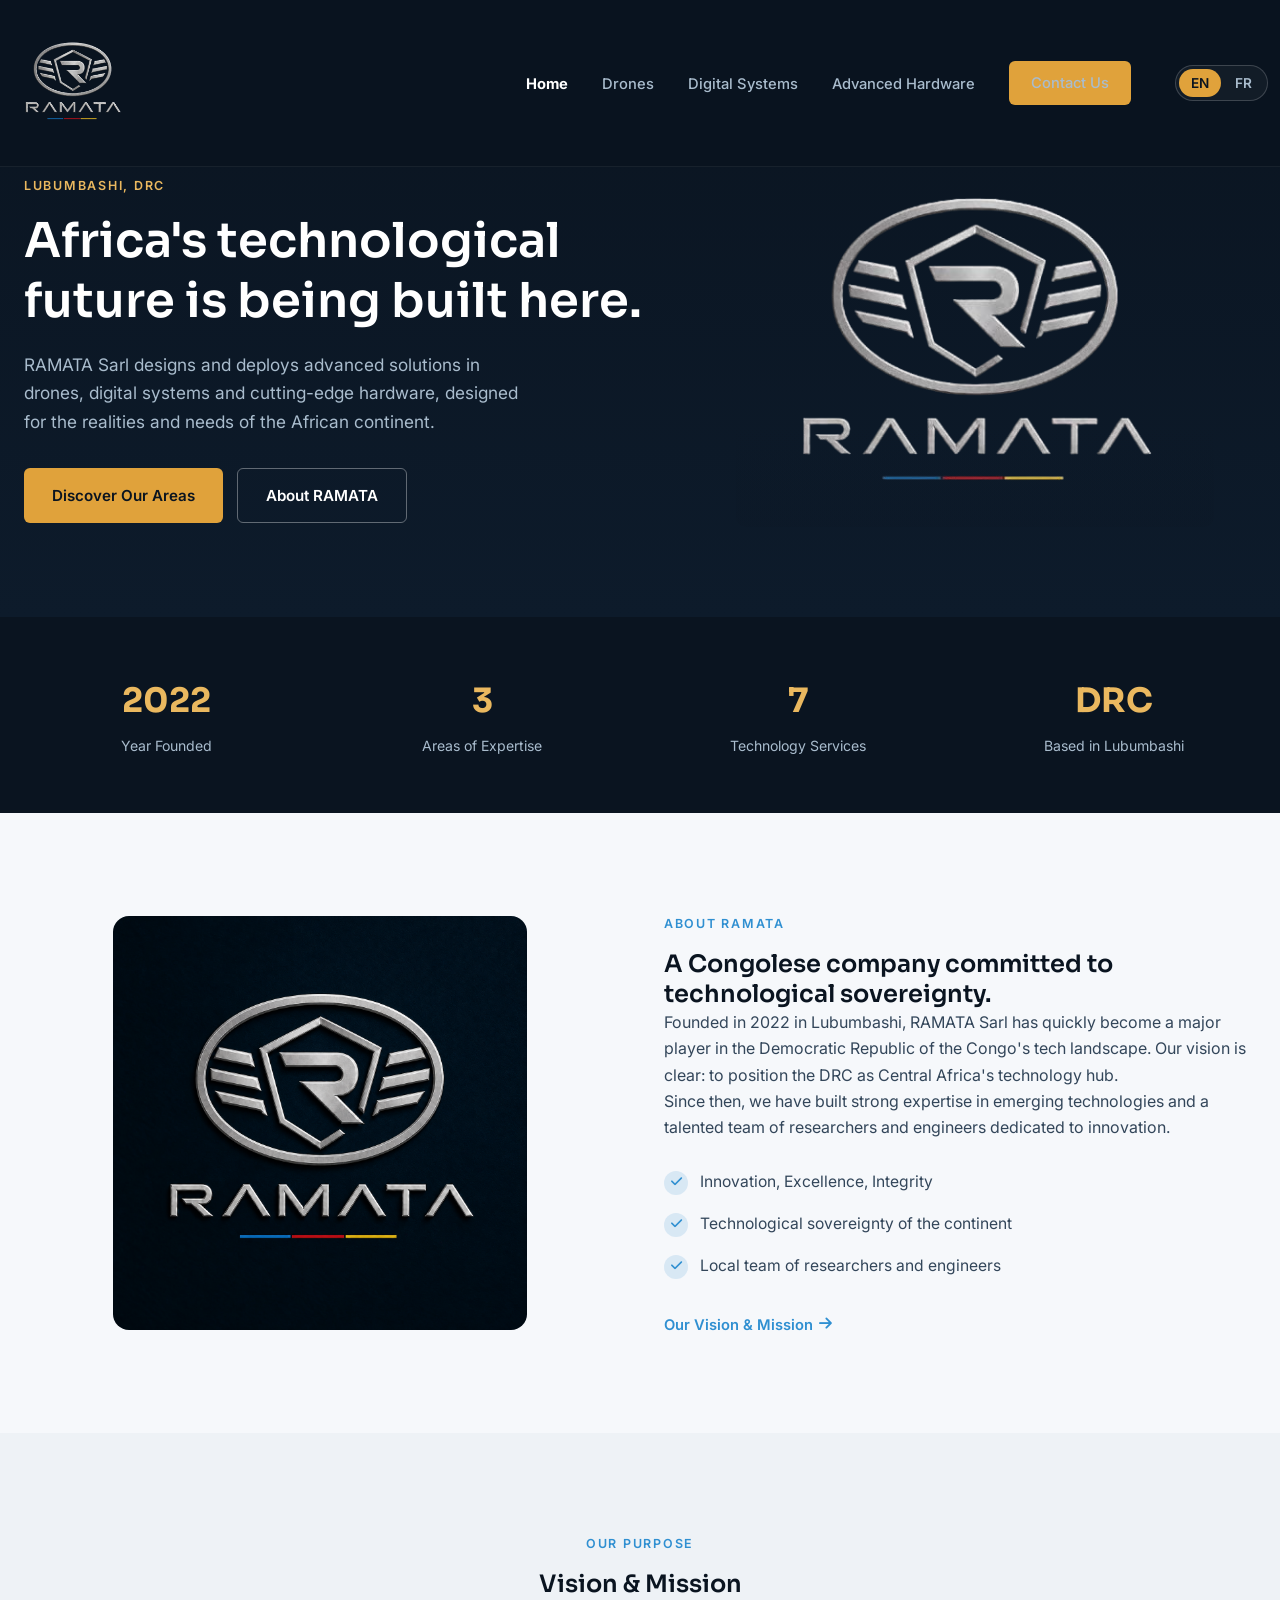
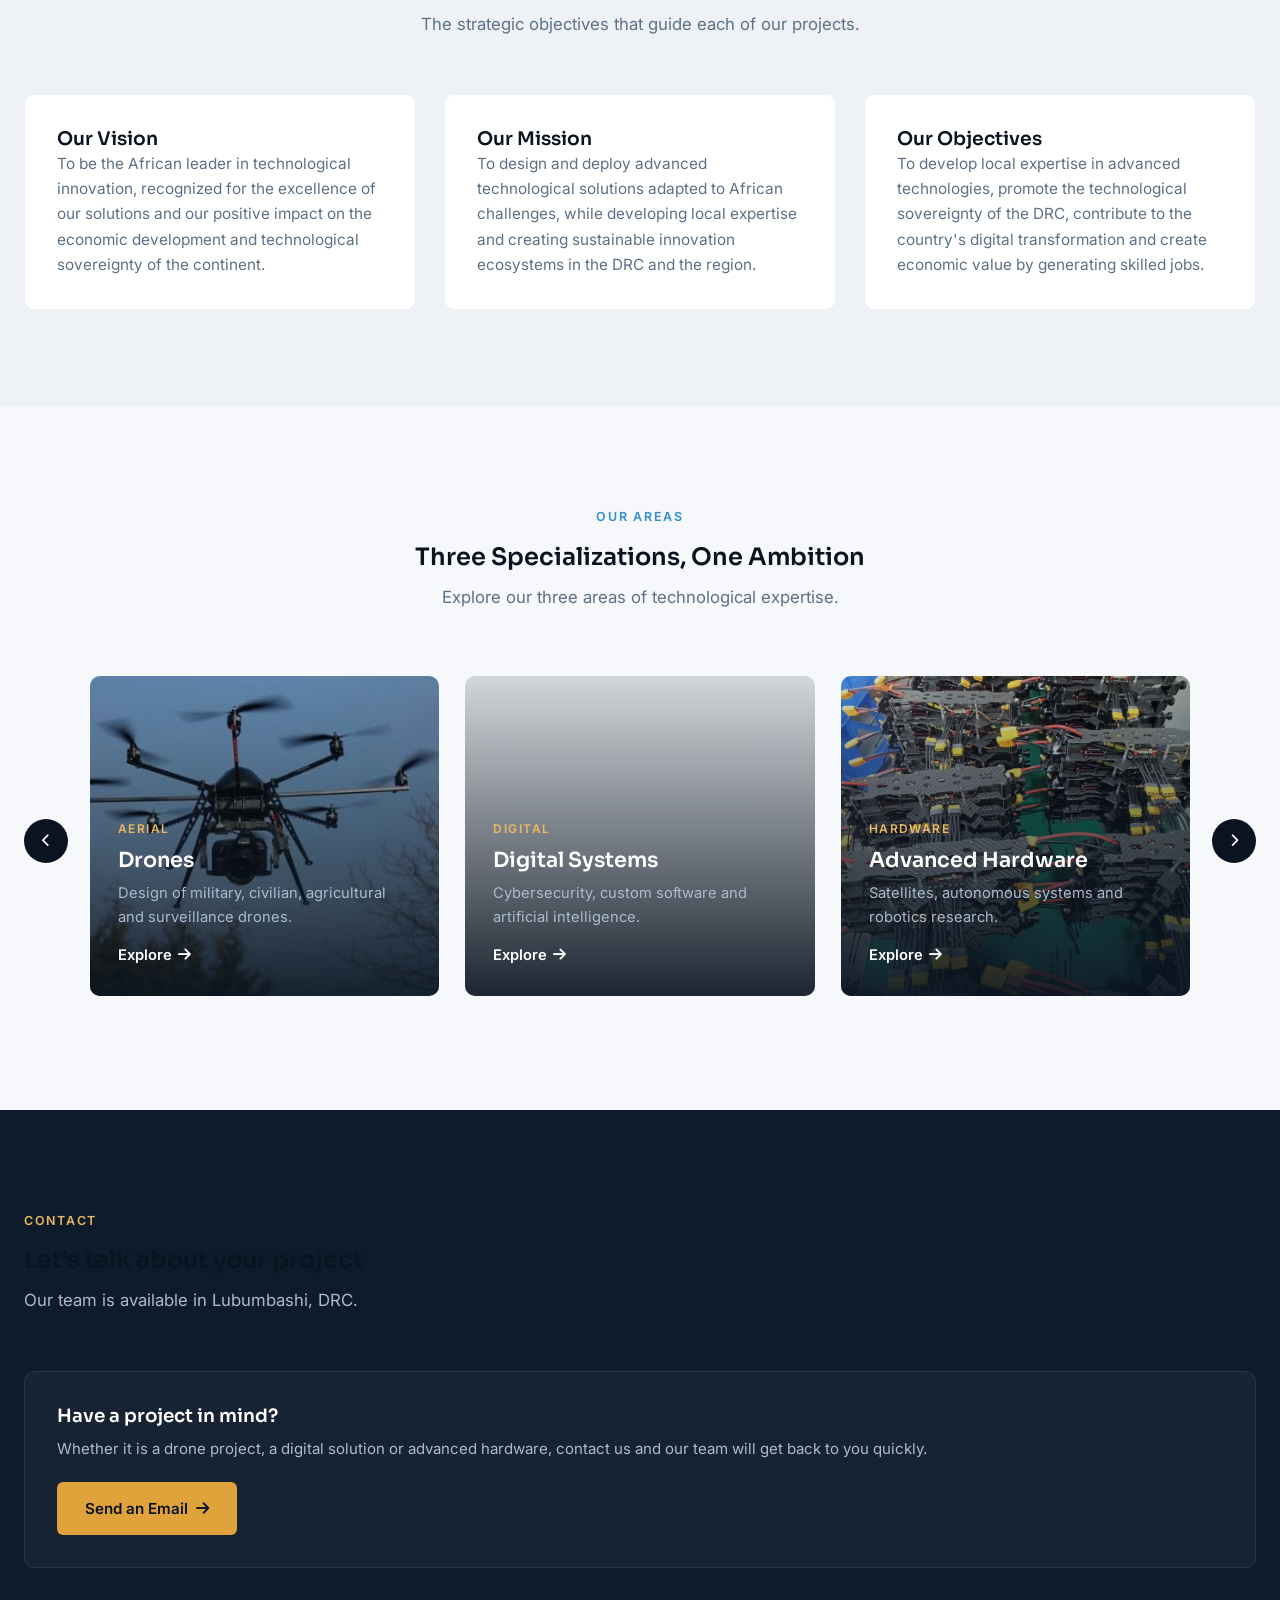
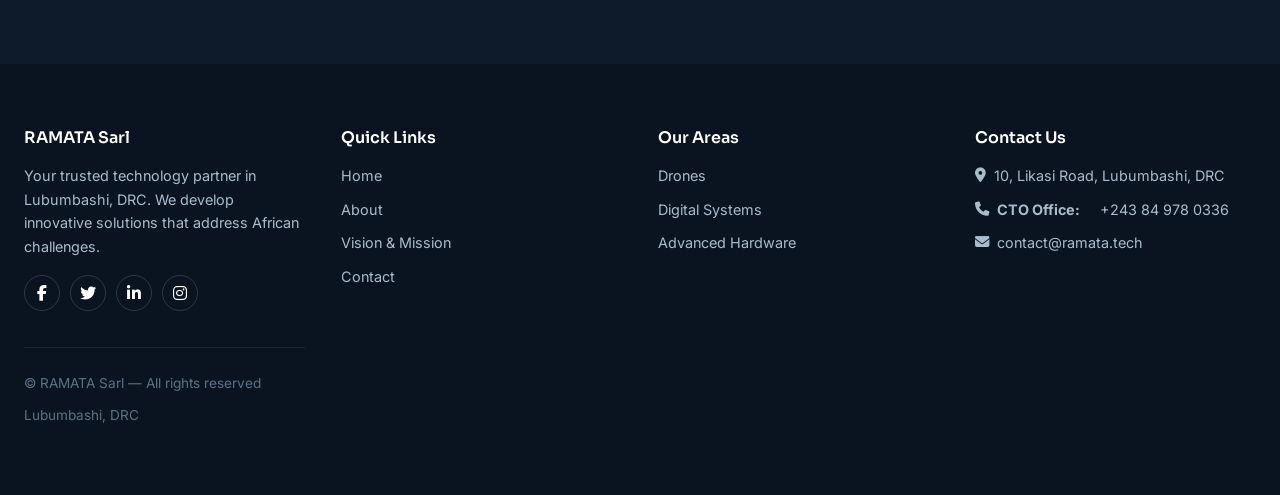
<file: index.html>
<!DOCTYPE html>
<html lang="en">
<head>
    <meta charset="UTF-8">
    <meta name="viewport" content="width=device-width, initial-scale=1.0">
    <title>RAMATA Sarl — Technological Innovation in the DRC</title>
    <meta name="description" content="RAMATA Sarl designs advanced technological solutions in Lubumbashi, DRC: drones, digital systems and advanced hardware.">
    <link rel="icon" href="favicon.ico">
<link rel="icon" type="image/png" sizes="32x32" href="favicon-32x32.png">
<link rel="apple-touch-icon" href="apple-touch-icon.png">

    <link rel="preconnect" href="https://fonts.googleapis.com">
    <link href="https://fonts.googleapis.com/css2?family=Sora:wght@500;600;700&family=Inter:wght@400;500;600&display=swap" rel="stylesheet">

    <link rel="stylesheet" href="https://cdnjs.cloudflare.com/ajax/libs/font-awesome/6.4.0/css/all.min.css">
    
    <link rel="stylesheet" href="style.css">
</head>

<body>

    <!-- Header -->
    <header id="header">
        <div class="container nav-container">

            <a href="index.html" class="logo" aria-label="RAMATA Sarl">
                <img src="images/logo.png" alt="RAMATA logo">
            </a>

            <button class="mobile-menu" aria-label="Menu">
                <i class="fas fa-bars"></i>
            </button>

            <ul class="nav-links">
                <li><a href="index.html" class="active">Home</a></li>
                <li><a href="drones.html">Drones</a></li>
                <li><a href="digital-systems.html">Digital Systems</a></li>
                <li><a href="advanced-hardware.html">Advanced Hardware</a></li>
                <li><a href="#contact" class="btn">Contact Us</a></li>
    
</ul>

        </div>
    </header>


    <!-- Hero -->
    <section class="hero hero-home">
        <div class="container">

            <div class="hero-copy">

                <span class="eyebrow on-dark">
                    Lubumbashi, DRC
                </span>

                <h1>
                    Africa's technological future is being built here.
                </h1>

                <p>
                    RAMATA Sarl designs and deploys advanced solutions in drones,
                    digital systems and cutting-edge hardware, designed for the
                    realities and needs of the African continent.
                </p>

                <div class="hero-btns">

                    <a href="#specialisations" class="btn">
                        Discover Our Areas
                    </a>

                    <a href="#apropos" class="btn btn-ghost">
                        About RAMATA
                    </a>

                </div>

            </div>


            <div class="hero-visual">
                <img src="images/logo-2.png" alt="RAMATA Logo">
            </div>

        </div>
    </section>


    <!-- Stats -->
    <section class="stats">
        <div class="container">

            <div>
                <div class="stat-num">2022</div>
                <div class="stat-label">Year Founded</div>
            </div>

            <div>
                <div class="stat-num">3</div>
                <div class="stat-label">Areas of Expertise</div>
            </div>

            <div>
                <div class="stat-num">7</div>
                <div class="stat-label">Technology Services</div>
            </div>

            <div>
                <div class="stat-num">DRC</div>
                <div class="stat-label">Based in Lubumbashi</div>
            </div>

        </div>
    </section>


    <!-- About -->
    <section id="apropos">
        <div class="container">

            <div class="split">

                <div class="company-image">
                    <img
                        src="images/logo-1.png"
                        alt="RAMATA Team"
                    >

                </div>


                <div>

                    <span class="eyebrow">
                        About RAMATA
                    </span>

                    <h2>
                        A Congolese company committed to technological sovereignty.
                    </h2>

                    <p>
    Founded in 2022 in Lubumbashi, RAMATA Sarl has quickly become a major player
    in the Democratic Republic of the Congo's tech landscape. Our vision is clear:
    to position the DRC as Central Africa's technology hub.
</p>

<p>
    Since then, we have built strong expertise in emerging technologies and a
    talented team of researchers and engineers dedicated to innovation.
</p>

                    <ul class="checklist">

                        <li>
                            <span class="check-mark">
                                <i class="fas fa-check"></i>
                            </span>
                            Innovation, Excellence, Integrity
                        </li>

                        <li>
                            <span class="check-mark">
                                <i class="fas fa-check"></i>
                            </span>
                            Technological sovereignty of the continent
                        </li>

                        <li>
                            <span class="check-mark">
                                <i class="fas fa-check"></i>
                            </span>
                            Local team of researchers and engineers
                        </li>

                    </ul>

                    <a href="#vision" class="link-arrow">
                        Our Vision & Mission
                        <i class="fas fa-arrow-right"></i>
                    </a>

                </div>

            </div>

        </div>
    </section>


    <!-- Vision & Mission -->
    <section id="vision" style="background:var(--paper-100)">

        <div class="container">

            <div class="section-head center">

                <span class="eyebrow">
                    Our Purpose
                </span>

                <h2>
                    Vision & Mission
                </h2>

                <p>
                    The strategic objectives that guide each of our projects.
                </p>

            </div>


            <div class="vm-grid">

                <div class="vm-card">

                   <!-- <div class="icon">
                        <i class="fas fa-eye"></i>
                    </div>
                -->
                    <h3>
                        Our Vision
                    </h3>

                    <p>
                        To be the African leader in technological innovation,
                        recognized for the excellence of our solutions and our
                        positive impact on the economic development and
                        technological sovereignty of the continent.
                    </p>

                </div>


                <div class="vm-card">
<!--
                    <div class="icon">
                        <i class="fas fa-bullseye"></i>
                    </div>
                -->
                    <h3>
                        Our Mission
                    </h3>

                    <p>
                        To design and deploy advanced technological solutions
                        adapted to African challenges, while developing local
                        expertise and creating sustainable innovation ecosystems
                        in the DRC and the region.
                    </p>

                </div>


                <div class="vm-card">
<!--
                    <div class="icon">
                        <i class="fas fa-chart-line"></i>
                    </div>
                -->
                    <h3>
                        Our Objectives
                    </h3>

                    <p>
                        To develop local expertise in advanced technologies,
                        promote the technological sovereignty of the DRC,
                        contribute to the country's digital transformation
                        and create economic value by generating skilled jobs.
                    </p>

                </div>

            </div>

        </div>

    </section>


    <!-- Specializations -->
    <section id="specialisations">

        <div class="container">

            <div class="section-head center">

                <span class="eyebrow">
                    Our Areas
                </span>

                <h2>
                    Three Specializations, One Ambition
                </h2>

                <p>
                    Explore our three areas of technological expertise.
                </p>

            </div>


            <!-- ============================= -->
            <!-- SPECIALIZATIONS CAROUSEL -->
            <!-- ============================= -->

            <div class="spec-carousel">

                <!-- Previous Button -->
                <button
                    class="carousel-btn carousel-prev"
                    type="button"
                    aria-label="Previous"
                >
                    <i class="fas fa-chevron-left"></i>
                </button>


                <!-- Cards -->
                <div class="spec-grid">


                    <!-- Drones -->
                    <a
                        href="drones.html"
                        class="spec-card"
                        style="background-image: url('images/drone-1.jpg');"
                    >

                        <div class="spec-card-body">

                            <span class="tag">
                                Aerial
                            </span>

                            <h3>
                                Drones
                            </h3>

                            <p>
                                Design of military, civilian,
                                agricultural and surveillance drones.
                            </p>

                            <span class="link-arrow">
                                Explore
                                <i class="fas fa-arrow-right"></i>
                            </span>

                        </div>

                    </a>


                    <!-- Digital Systems -->
                    <a
                        href="digital-systems.html"
                        class="spec-card"
                        style="background-image:url('https://images.unsplash.com/photo-1550751827-4bd374c3f58b?ixlib=rb-4.0.3&auto=format&fit=crop&w=800&q=80')"
                    >

                        <div class="spec-card-body">

                            <span class="tag">
                                Digital
                            </span>

                            <h3>
                                Digital Systems
                            </h3>

                            <p>
                                Cybersecurity, custom software
                                and artificial intelligence.
                            </p>

                            <span class="link-arrow">
                                Explore
                                <i class="fas fa-arrow-right"></i>
                            </span>

                        </div>

                    </a>


                    <!-- Advanced Hardware -->
                    <a
                        href="advanced-hardware.html"
                        class="spec-card"
                        style="background-image:url('images/hardwares.jpg')"
                    >

                        <div class="spec-card-body">

                            <span class="tag">
                                Hardware
                            </span>

                            <h3>
                                Advanced Hardware
                            </h3>

                            <p>
                                Satellites, autonomous systems
                                and robotics research.
                            </p>

                            <span class="link-arrow">
                                Explore
                                <i class="fas fa-arrow-right"></i>
                            </span>

                        </div>

                    </a>


                </div>


                <!-- Next Button -->
                <button
                    class="carousel-btn carousel-next"
                    type="button"
                    aria-label="Next"
                >
                    <i class="fas fa-chevron-right"></i>
                </button>

            </div>

        </div>

    </section>


    



<section class="contact" id="contact">

    <div class="container">

        <div class="section-head">

            <span class="eyebrow on-dark">
                Contact
            </span>

            <h2>
                Let's talk about your project
            </h2>

            <p>
                Our team is available in Lubumbashi, DRC.
            </p>

        </div>


            <div class="contact-panel">

                <h3>
                    Have a project in mind?
                </h3>

                <p>
                    Whether it is a drone project,
                    a digital solution or advanced hardware,
                    contact us and our team will get back
                    to you quickly.
                </p>

                <a
                    href="mailto:contact@ramata.tech"
                    class="btn"
                >
                    Send an Email
                    <i class="fas fa-arrow-right"></i>
                </a>

            </div>

      
</section>





    <!-- Footer -->
    <footer>

        <div class="container">

            <div class="footer-grid">


                <div class="footer-col">

                    <h3>
                        RAMATA Sarl
                    </h3>

                    <p>
                        Your trusted technology partner
                        in Lubumbashi, DRC. We develop innovative
                        solutions that address African challenges.
                    </p>

                    <div class="social-links">

                        <a href="#">
                            <i class="fab fa-facebook-f"></i>
                        </a>

                        <a href="#">
                            <i class="fab fa-twitter"></i>
                        </a>

                        <a href="#">
                            <i class="fab fa-linkedin-in"></i>
                        </a>

                        <a href="#">
                            <i class="fab fa-instagram"></i>
                        </a>

                    </div>

                </div>


                <div class="footer-col">

                    <h4>
                        Quick Links
                    </h4>

                    <ul class="footer-links">

                        <li>
                            <a href="index.html">
                                Home
                            </a>
                        </li>

                        <li>
                            <a href="index.html#apropos">
                                About
                            </a>
                        </li>

                        <li>
                            <a href="index.html#vision">
                                Vision & Mission
                            </a>
                        </li>

                        <li>
                            <a href="index.html#contact">
                                Contact
                            </a>
                        </li>

                    </ul>

                </div>


                <div class="footer-col">

                    <h4>
                        Our Areas
                    </h4>

                    <ul class="footer-links">

                        <li>
                            <a href="drones.html">
                                Drones
                            </a>
                        </li>

                        <li>
                            <a href="digital-systems.html">
                                Digital Systems
                            </a>
                        </li>

                        <li>
                            <a href="advanced-hardware.html">
                                Advanced Hardware
                            </a>
                        </li>

                    </ul>

                </div>



<div class="footer-col">

    <h4>
        Contact Us
    </h4>

    <ul class="footer-links">

        <li>
            <i class="fas fa-map-marker-alt"></i>
            <a href="https://www.google.com/maps/search/?api=1&query=10%20Likasi%20Road%2C%20Lubumbashi%2C%20DRC"
               target="_blank"
               rel="noopener noreferrer">
                10, Likasi Road, Lubumbashi, DRC
            </a>
        </li>

        

        <li>
            <i class="fas fa-phone"></i>
            <strong>CTO Office:</strong>&nbsp;
            <a href="tel:+243849780336">
                +243 84 978 0336
            </a>
        </li>

        
        <li>
            <i class="fas fa-envelope"></i>
            <a href="mailto:contact@ramata.tech">
                contact@ramata.tech
            </a>
        </li>

    </ul>

</div>



            <div class="copyright">

                <p>
                    &copy; RAMATA Sarl — All rights reserved
                </p>

                <p>
                    Lubumbashi, DRC
                </p>

            </div>

        </div>

    </footer>


   
<script src="main.js"></script>
<div id="google_translate_element" style="display:none;"></div>

<script src="language.js"></script>

<script src="https://translate.google.com/translate_a/element.js?cb=googleTranslateElementInit"></script>
</body>
</html>
</file>
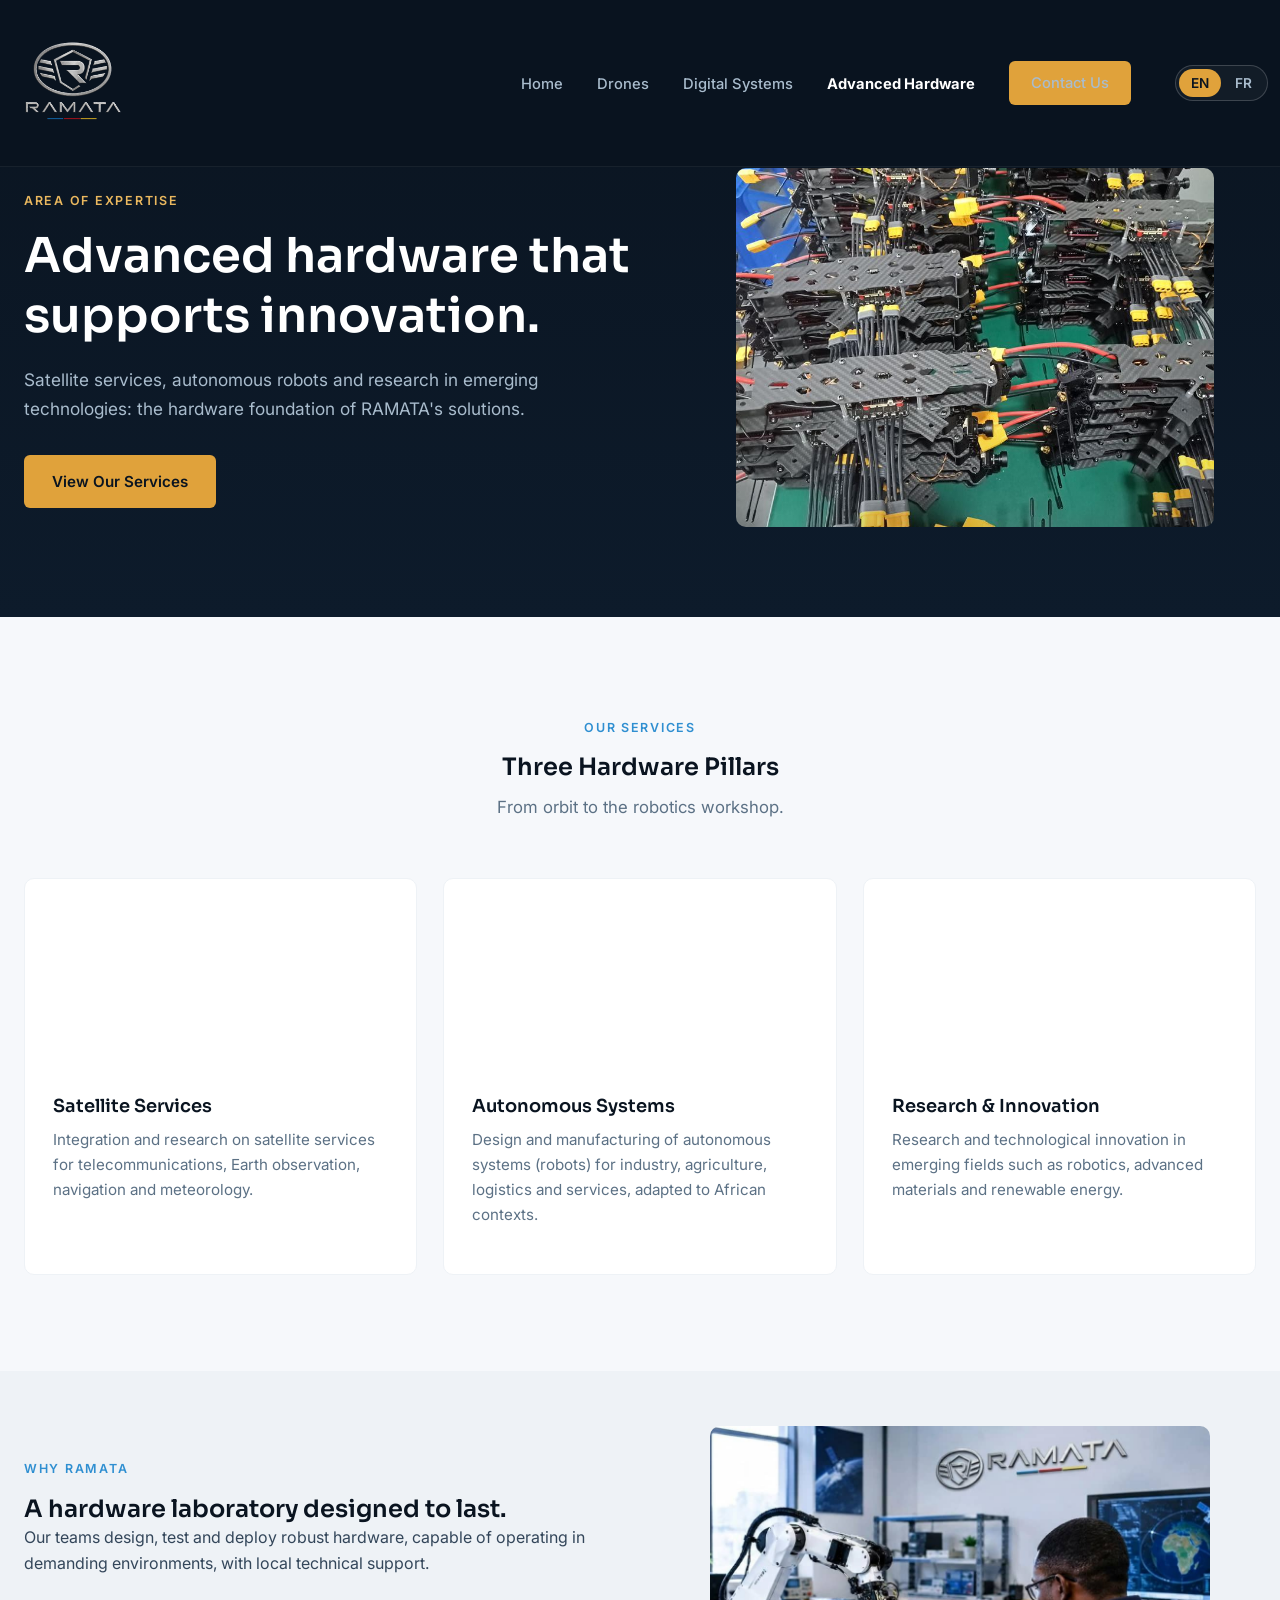
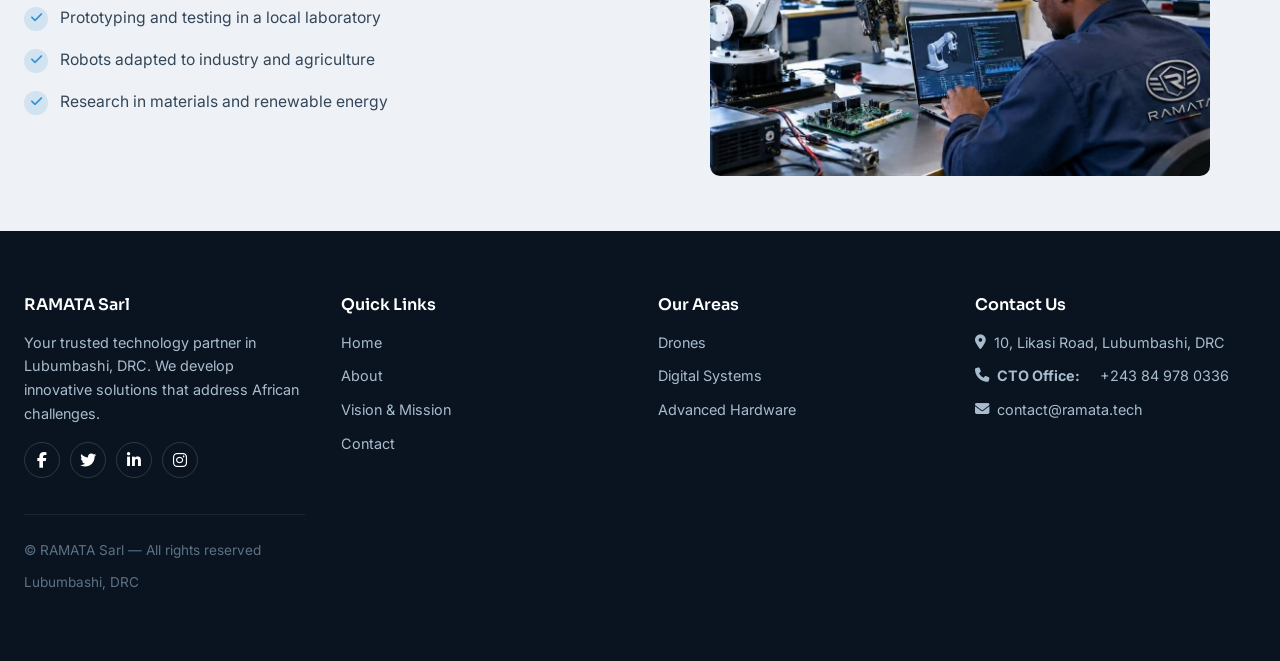
<file: advanced-hardware.html>
<!DOCTYPE html>
<html lang="en">
<head>
    <meta charset="UTF-8">
    <meta name="viewport" content="width=device-width, initial-scale=1.0">

    <title>Advanced Hardware — RAMATA Sarl</title>

    <meta name="description" content="Satellite services, autonomous systems and research & innovation by RAMATA Sarl, Lubumbashi, DRC.">
    <link rel="icon" href="favicon.ico">
<link rel="icon" type="image/png" sizes="32x32" href="favicon-32x32.png">
<link rel="apple-touch-icon" href="apple-touch-icon.png">

    <link rel="preconnect" href="https://fonts.googleapis.com">

    <link href="https://fonts.googleapis.com/css2?family=Sora:wght@500;600;700&family=Inter:wght@400;500;600&display=swap" rel="stylesheet">

    <link rel="stylesheet" href="https://cdnjs.cloudflare.com/ajax/libs/font-awesome/6.4.0/css/all.min.css">

    <link rel="stylesheet" href="style.css">
</head>

<body>

    <!-- Header -->
    <header id="header">

        <div class="container nav-container">

            <a href="index.html" class="logo" aria-label="RAMATA Sarl">

                <img src="images/logo.png" alt="RAMATA logo">


            </a>


            <button class="mobile-menu" aria-label="Menu">
                <i class="fas fa-bars"></i>
            </button>


            <ul class="nav-links">

                <li>
                    <a href="index.html">Home</a>
                </li>

                <li>
                    <a href="drones.html">Drones</a>
                </li>

                <li>
                    <a href="digital-systems.html">Digital Systems</a>
                </li>

                <li>
                    <a href="advanced-hardware.html" class="active">
                        Advanced Hardware
                    </a>
                </li>

                <li>
                    <a href="index.html#contact" class="btn">
                        Contact Us
                    </a>
                </li>
               
        </ul>

        </div>

    </header>


    <!-- Hero -->
    <section class="hero">

        <div class="container">

            <div class="hero-copy">

                <span class="eyebrow on-dark">
                    Area of Expertise
                </span>

                <h1>
                    Advanced hardware that supports innovation.
                </h1>

                <p>
                    Satellite services, autonomous robots and research in emerging technologies:
                    the hardware foundation of RAMATA's solutions.
                </p>

                <div class="hero-btns">

                    <a href="#services" class="btn">
                        View Our Services
                    </a>

                    

                </div>

            </div>


            <div class="hero-visual">

                <img
                    src="images/hardwares.jpg"
                    alt="RAMATA Satellite Services"
                >

            </div>

        </div>

    </section>


    <!-- Services -->
    <section id="services">

        <div class="container">

            <div class="section-head center">

                <span class="eyebrow">
                    Our Services
                </span>

                <h2>
                    Three Hardware Pillars
                </h2>

                <p>
                    From orbit to the robotics workshop.
                </p>

            </div>


            <div
                class="service-card-grid cols-3"
                style="display:grid;gap:26px;grid-template-columns:repeat(auto-fit,minmax(280px,1fr))"
            >

                <!-- Service 1 -->
                <div class="service-card">

                    <div
                        class="service-media"
                        style="background-image:url('https://images.unsplash.com/photo-1446776877081-d282a0f896e2?ixlib=rb-4.0.3&auto=format&fit=crop&w=500&q=80')"
                    ></div>

                    <div class="service-body">

                       

                        <h3>
                            Satellite Services
                        </h3>

                        <p>
                            Integration and research on satellite services for telecommunications,
                            Earth observation, navigation and meteorology.
                        </p>

                        

                    </div>

                </div>


                <!-- Service 2 -->
                <div class="service-card">

                    <div
                        class="service-media"
                        style="background-image:url('https://images.unsplash.com/photo-1485827404703-89b55fcc595e?ixlib=rb-4.0.3&auto=format&fit=crop&w=500&q=80')"
                    ></div>

                    <div class="service-body">

                       

                        <h3>
                            Autonomous Systems
                        </h3>

                        <p>
                            Design and manufacturing of autonomous systems (robots) for industry,
                            agriculture, logistics and services, adapted to African contexts.
                        </p>

                       

                    </div>

                </div>


                <!-- Service 3 -->
                <div class="service-card">

                    <div
                        class="service-media"
                        style="background-image:url('https://images.unsplash.com/photo-1532094349884-543bc11b234d?ixlib=rb-4.0.3&auto=format&fit=crop&w=500&q=80')"
                    ></div>

                    <div class="service-body">

                       

                        <h3>
                            Research & Innovation
                        </h3>

                        <p>
                            Research and technological innovation in emerging fields such as robotics,
                            advanced materials and renewable energy.
                        </p>

                        

                    </div>

                </div>

            </div>

        </div>

    </section>


    <!-- Why RAMATA -->
    <!-- Point 12: section height reduced -->
    <section class="why-section" style="background:var(--paper-100)">

        <div class="container">

            <div class="split">

                <div>

                    <span class="eyebrow">
                        Why RAMATA
                    </span>

                    <h2>
                        A hardware laboratory designed to last.
                    </h2>

                    <p>
                        Our teams design, test and deploy robust hardware,
                        capable of operating in demanding environments,
                        with local technical support.
                    </p>


                    <ul class="checklist">

                        <li>

                            <span class="check-mark">
                                <i class="fas fa-check"></i>
                            </span>

                            Prototyping and testing in a local laboratory

                        </li>


                        <li>

                            <span class="check-mark">
                                <i class="fas fa-check"></i>
                            </span>

                            Robots adapted to industry and agriculture

                        </li>


                        <li>

                            <span class="check-mark">
                                <i class="fas fa-check"></i>
                            </span>

                            Research in materials and renewable energy

                        </li>

                    </ul>

                </div>


                <img
                    src="images/hardware.jpeg"
                    alt="RAMATA Laboratory"
                >

            </div>

        </div>

    </section>



    <!-- Footer -->
    <footer>

        <div class="container">

            <div class="footer-grid">


                <!-- Footer Column 1 -->
                <div class="footer-col">

                    <h3>
                        RAMATA Sarl
                    </h3>

                    <p>
                        Your trusted technology partner in Lubumbashi, DRC.
                        We develop innovative solutions that address African challenges.
                    </p>

                    <div class="social-links">

                        <a href="#">
                            <i class="fab fa-facebook-f"></i>
                        </a>

                        <a href="#">
                            <i class="fab fa-twitter"></i>
                        </a>

                        <a href="#">
                            <i class="fab fa-linkedin-in"></i>
                        </a>

                        <a href="#">
                            <i class="fab fa-instagram"></i>
                        </a>

                    </div>

                </div>


                <!-- Footer Column 2 -->
                <div class="footer-col">

                    <h4>
                        Quick Links
                    </h4>

                    <ul class="footer-links">

                        <li>
                            <a href="index.html">
                                Home
                            </a>
                        </li>

                        <li>
                            <a href="index.html#apropos">
                                About
                            </a>
                        </li>

                        <li>
                            <a href="index.html#vision">
                                Vision & Mission
                            </a>
                        </li>

                        <li>
                            <a href="index.html#contact">
                                Contact
                            </a>
                        </li>

                    </ul>

                </div>


                <!-- Footer Column 3 -->
                <div class="footer-col">

                    <h4>
                        Our Areas
                    </h4>

                    <ul class="footer-links">

                        <li>
                            <a href="drones.html">
                                Drones
                            </a>
                        </li>

                        <li>
                            <a href="digital-systems.html">
                                Digital Systems
                            </a>
                        </li>

                        <li>
                            <a href="advanced-hardware.html">
                                Advanced Hardware
                            </a>
                        </li>

                    </ul>

                </div>


                <!-- Footer Column 4 -->
            
                <div class="footer-col">

                    <h4>
                        Contact Us
                    </h4>

                    <ul class="footer-links">

                        <li>
                            <i class="fas fa-map-marker-alt"></i>
                            <a href="https://www.google.com/maps/search/?api=1&query=10%20Likasi%20Road%2C%20Lubumbashi%2C%20DRC"
                            target="_blank"
                            rel="noopener noreferrer">
                                10, Likasi Road, Lubumbashi, DRC
                            </a>
                        </li>                       

                        <li>
                            <i class="fas fa-phone"></i>
                            <strong>CTO Office:</strong>&nbsp;
                            <a href="tel:+243849780336">
                                +243 84 978 0336
                            </a>
                        </li>

                       
                        <li>
                            <i class="fas fa-envelope"></i>
                            <a href="mailto:contact@ramata.tech">
                                contact@ramata.tech
                            </a>
                        </li>

                    </ul>

                </div>




            <div class="copyright">

                <p>
                    &copy; RAMATA Sarl — All rights reserved
                </p>

                <p>
                    Lubumbashi, DRC
                </p>

            </div>

        </div>

    </footer>


<script src="main.js"></script>
<div id="google_translate_element" style="display:none;"></div>

<script src="language.js"></script>

<script src="https://translate.google.com/translate_a/element.js?cb=googleTranslateElementInit"></script>

</body>
</html>
</file>
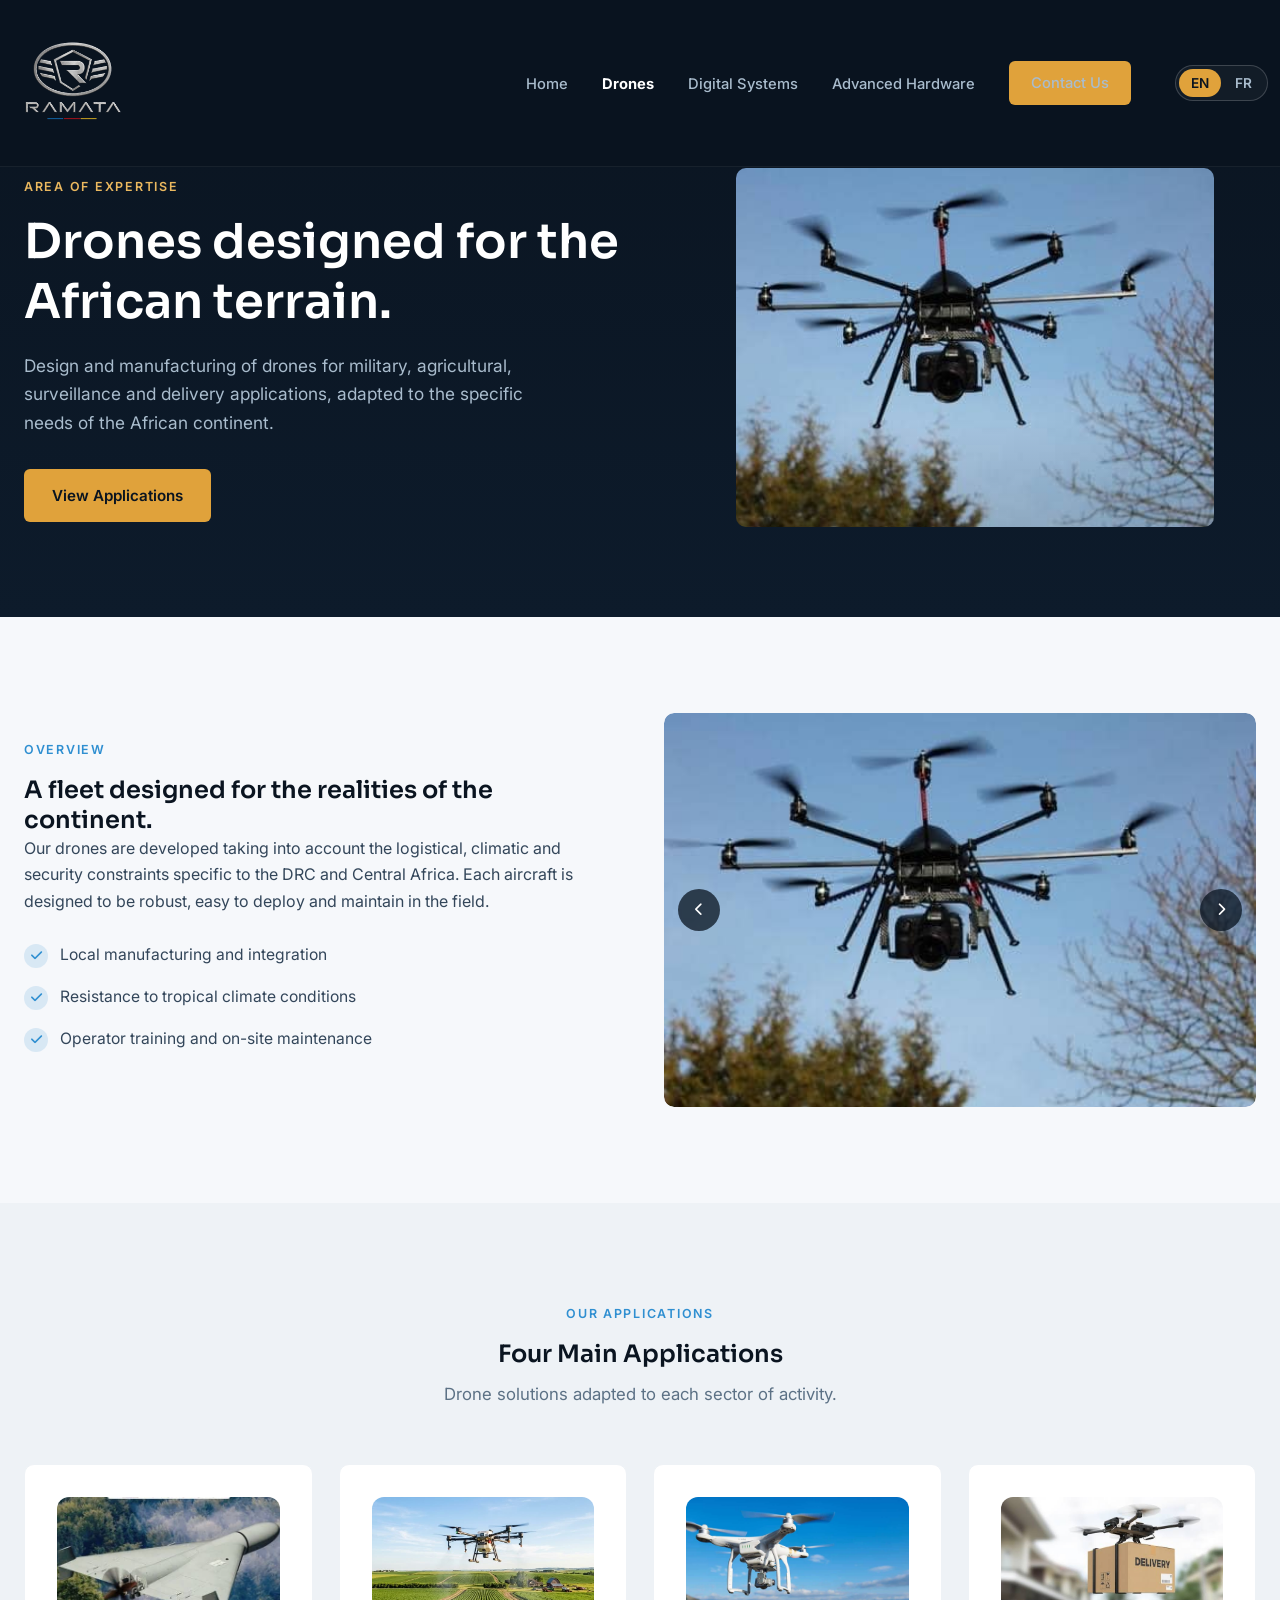
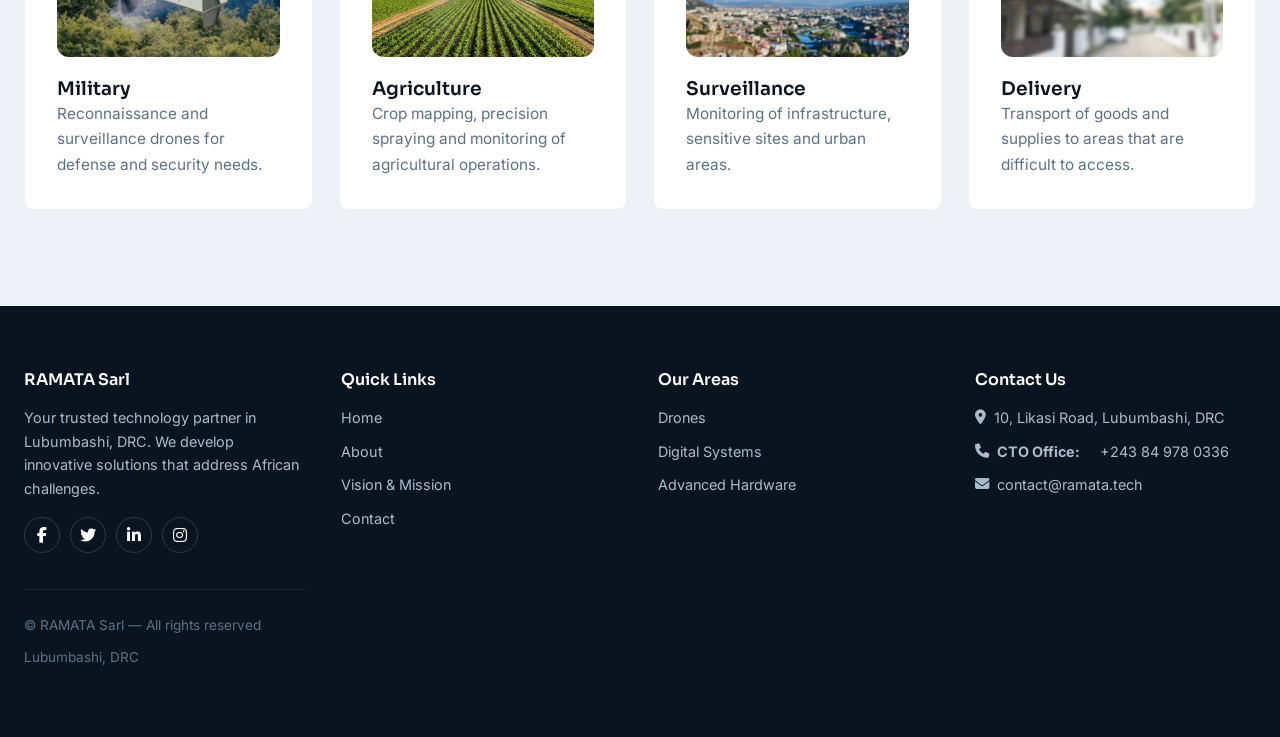
<file: drones.html>
<!DOCTYPE html>

<html lang="en">

<head>
    <meta charset="UTF-8">
    <meta name="viewport" content="width=device-width, initial-scale=1.0">

    <title>Drones — RAMATA Sarl</title>

    <meta name="description"
        content="RAMATA Sarl designs and manufactures military, civilian, agricultural and surveillance drones adapted to the African continent.">
<link rel="icon" href="favicon.ico">
<link rel="icon" type="image/png" sizes="32x32" href="favicon-32x32.png">
<link rel="apple-touch-icon" href="apple-touch-icon.png">

    <link rel="preconnect" href="https://fonts.googleapis.com">

    <link
        href="https://fonts.googleapis.com/css2?family=Sora:wght@500;600;700&family=Inter:wght@400;500;600&display=swap"
        rel="stylesheet">

    <link rel="stylesheet"
        href="https://cdnjs.cloudflare.com/ajax/libs/font-awesome/6.4.0/css/all.min.css">

    <link rel="stylesheet" href="style.css">
</head>

<body>

    <header id="header">

        <div class="container nav-container">

            <a href="index.html" class="logo" aria-label="RAMATA Sarl">

                <img src="images/logo.png" alt="RAMATA logo">

              

            </a>

            <button class="mobile-menu" aria-label="Menu">
                <i class="fas fa-bars"></i>
            </button>

            <ul class="nav-links">

                <li>
                    <a href="index.html">Home</a>
                </li>

                <li>
                    <a href="drones.html" class="active">Drones</a>
                </li>

                <li>
                    <a href="digital-systems.html">Digital Systems</a>
                </li>

                <li>
                    <a href="advanced-hardware.html">Advanced Hardware</a>
                </li>

                <li>
                    <a href="index.html#contact" class="btn">Contact Us</a>
                </li>


            </ul>

            

        </div>

    </header>



    <!-- Hero -->

    <section class="hero">

        <div class="container">

            <div class="hero-copy">

                <span class="eyebrow on-dark">
                    Area of Expertise
                </span>

                <h1>
                    Drones designed for the African terrain.
                </h1>

                <p>
                    Design and manufacturing of drones for military,
                    agricultural, surveillance and delivery applications,
                    adapted to the specific needs of the African continent.
                </p>

                <div class="hero-btns">

                    <a href="#applications" class="btn">
                        View Applications
                    </a>
<!---
                    <a href="#Contact Us" class="btn btn-ghost">
                        Request a Quote
                    </a> -->

                </div>

            </div>
<div class="hero-visual">
                <img src="images/drone-1.jpg" alt="RAMATA Drone">
            </div>

        </div>

    </section>


    <!-- Intro -->

    <section id="apercu">

        <div class="container">

            <div class="split">

                <div>

                    <span class="eyebrow">
                        Overview
                    </span>

                    <h2>
                        A fleet designed for the realities of the continent.
                    </h2>

                    <p>
                        Our drones are developed taking into account the
                        logistical, climatic and security constraints
                        specific to the DRC and Central Africa. Each
                        aircraft is designed to be robust, easy to
                        deploy and maintain in the field.
                    </p>

                    <ul class="checklist">

                        <li>
                            <span class="check-mark">
                                <i class="fas fa-check"></i>
                            </span>
                            Local manufacturing and integration
                        </li>

                        <li>
                            <span class="check-mark">
                                <i class="fas fa-check"></i>
                            </span>
                            Resistance to tropical climate conditions
                        </li>

                        <li>
                            <span class="check-mark">
                                <i class="fas fa-check"></i>
                            </span>
                            Operator training and on-site maintenance
                        </li>

                    </ul>

                </div>


                <!-- Drone Carousel -->

                <div class="drone-carousel">

                    <button
                        class="drone-carousel-btn drone-prev"
                        type="button"
                        aria-label="Previous drone">

                        <i class="fas fa-chevron-left"></i>

                    </button>


                    <div class="drone-carousel-track">

                        <img
                            src="images/drone-1.jpg"
                            alt="RAMATA Drone 1">

                        <img
                            src="images/drone-2.jpg"
                            alt="RAMATA Drone 2">

                        <img
                            src="images/drone-3.jpg"
                            alt="RAMATA Drone 3">

                        <img
                            src="images/drone-4.jpg"
                            alt="RAMATA Drone 4">

                        <img
                            src="images/drone-5.jpg"
                            alt="RAMATA Drone 5">

                    </div>


                    <button
                        class="drone-carousel-btn drone-next"
                        type="button"
                        aria-label="Next drone">

                        <i class="fas fa-chevron-right"></i>

                    </button>

                </div>

            </div>

        </div>

    </section>


    <!-- Applications -->

    <section id="applications" style="background:var(--paper-100)">

        <div class="container">

            <div class="section-head center">

                <span class="eyebrow">
                    Our Applications
                </span>

                <h2>
                    Four Main Applications
                </h2>

                <p>
                    Drone solutions adapted to each sector of activity.
                </p>

            </div>


            <div class="card-grid" style="grid-template-columns:1fr">

                <div
                    class="service-card-grid cols-3"
                    style="display:grid;gap:26px;grid-template-columns:repeat(auto-fit,minmax(240px,1fr))">


                    <!-- Military -->

                    <div class="vm-card">

                        <img
                            src="images/militaire.jpeg"
                            alt="Military Drone"
                            class="application-image">

                        <h3>
                            Military
                        </h3>

                        <p>
                            Reconnaissance and surveillance drones
                            for defense and security needs.
                        </p>

                    </div>


                    <!-- Agriculture -->

                    <div class="vm-card">

                        <img
                            src="images/agricole.jpeg"
                            alt="Agricultural Drone"
                            class="application-image">

                        <h3>
                            Agriculture
                        </h3>

                        <p>
                            Crop mapping, precision spraying
                            and monitoring of agricultural operations.
                        </p>

                    </div>


                    <!-- Surveillance -->

                    <div class="vm-card">

                        <img
                            src="images/surveillance.jpg"
                            alt="Surveillance Drone"
                            class="application-image">

                        <h3>
                            Surveillance
                        </h3>

                        <p>
                            Monitoring of infrastructure, sensitive sites
                            and urban areas.
                        </p>

                    </div>


                    <!-- Delivery -->

                    <div class="vm-card">

                        <img
                            src="images/livraison.jpg"
                            alt="Delivery Drone"
                            class="application-image">

                        <h3>
                            Delivery
                        </h3>

                        <p>
                            Transport of goods and supplies to areas
                            that are difficult to access.
                        </p>

                    </div>

                </div>

            </div>

        </div>

    </section>




    <!-- Footer -->

    <footer>

        <div class="container">

            <div class="footer-grid">


                <div class="footer-col">

                    <h3>
                        RAMATA Sarl
                    </h3>

                    <p>
                        Your trusted technology partner in
                        Lubumbashi, DRC. We develop innovative
                        solutions that address African challenges.
                    </p>

                    <div class="social-links">

                        <a href="#">
                            <i class="fab fa-facebook-f"></i>
                        </a>

                        <a href="#">
                            <i class="fab fa-twitter"></i>
                        </a>

                        <a href="#">
                            <i class="fab fa-linkedin-in"></i>
                        </a>

                        <a href="#">
                            <i class="fab fa-instagram"></i>
                        </a>

                    </div>

                </div>


                <div class="footer-col">

                    <h4>
                        Quick Links
                    </h4>

                    <ul class="footer-links">

                        <li>
                            <a href="index.html">
                                Home
                            </a>
                        </li>

                        <li>
                            <a href="index.html#apropos">
                                About
                            </a>
                        </li>

                        <li>
                            <a href="index.html#vision">
                                Vision & Mission
                            </a>
                        </li>

                        <li>
                            <a href="index.html#contact">
                                Contact
                            </a>
                        </li>

                    </ul>

                </div>


                <div class="footer-col">

                    <h4>
                        Our Areas
                    </h4>

                    <ul class="footer-links">

                        <li>
                            <a href="drones.html">
                                Drones
                            </a>
                        </li>

                        <li>
                            <a href="digital-systems.html">
                                Digital Systems
                            </a>
                        </li>

                        <li>
                            <a href="advanced-hardware.html">
                                Advanced Hardware
                            </a>
                        </li>

                    </ul>

                </div>


<div class="footer-col">

    <h4>
        Contact Us
    </h4>

    <ul class="footer-links">

        <li>
            <i class="fas fa-map-marker-alt"></i>
            <a href="https://www.google.com/maps/search/?api=1&query=10%20Likasi%20Road%2C%20Lubumbashi%2C%20DRC"
               target="_blank"
               rel="noopener noreferrer">
                10, Likasi Road, Lubumbashi, DRC
            </a>
        </li>

        

        <li>
            <i class="fas fa-phone"></i>
            <strong>CTO Office:</strong>&nbsp;
            <a href="tel:+243849780336">
                +243 84 978 0336
            </a>
        </li>

        
        <li>
            <i class="fas fa-envelope"></i>
            <a href="mailto:contact@ramata.tech">
                contact@ramata.tech
            </a>
        </li>

    </ul>

</div>




            <div class="copyright">

                <p>
                    &copy; RAMATA Sarl — All rights reserved
                </p>

                <p>
                    Lubumbashi, DRC
                </p>

            </div>

        </div>

    </footer>


    <script src="main.js"></script>


    <!-- Automatic Drone Carousel -->

    <script>

        document.addEventListener("DOMContentLoaded", function () {

            const carousel = document.querySelector(".drone-carousel");
            const nextButton = document.querySelector(".drone-next");

            if (!carousel || !nextButton) {
                return;
            }

            let autoSlide;

            function startAutoSlide() {

                clearInterval(autoSlide);

                autoSlide = setInterval(function () {

                    nextButton.click();

                }, 3000);

            }

            function stopAutoSlide() {

                clearInterval(autoSlide);

            }

            startAutoSlide();

            carousel.addEventListener("mouseenter", stopAutoSlide);

            carousel.addEventListener("mouseleave", startAutoSlide);

            carousel.addEventListener("touchstart", stopAutoSlide);

            carousel.addEventListener("touchend", function () {

                setTimeout(startAutoSlide, 1500);

            });

        });

    </script>
    <div id="google_translate_element" style="display:none;"></div>

<script src="language.js"></script>

<script src="https://translate.google.com/translate_a/element.js?cb=googleTranslateElementInit"></script>

</body>

</html>
</file>
<file: style.css>
/* ==========================================================================
   RAMATA Sarl — Design tokens
   Palette: deep aviation navy + sky blue + warm amber accent
   Type: Sora (display/headings) + Inter (body)
   ========================================================================== */

:root {
    --navy-950: #0a1420;
    --navy-900: #0d1b2b;
    --navy-800: #12283e;
    --navy-700: #1a3552;
    --sky-500: #2f8fd1;
    --sky-400: #4fabe8;
    --amber-400: #e0a23b;
    --amber-300: #eab85f;
    --paper-50: #f6f8fb;
    --paper-100: #eef2f6;
    --white: #ffffff;
    --slate-700: #33465a;
    --slate-500: #5c7185;
    --slate-300: #a9bccd;
    --slate-200: #cddae4;
    --radius-sm: 6px;
    --radius-md: 10px;
    --container: 1180px;
}

/* ==========================================================================
   GLOBAL RESET
   ========================================================================== */

* {
    margin: 0;
    padding: 0;
    box-sizing: border-box;
}

html {
    scroll-behavior: smooth;
    width: 100%;
    max-width: 100%;
    overflow-x: hidden;
}

body {
    font-family: 'Inter', sans-serif;
    background: var(--paper-50);
    color: var(--slate-700);
    line-height: 1.65;
    font-size: 16px;
    width: 100%;
    max-width: 100%;
    overflow-x: hidden;
}

h1,
h2,
h3,
h4 {
    font-family: 'Sora', sans-serif;
    color: var(--navy-950);
    line-height: 1.25;
    font-weight: 600;
}

a {
    color: inherit;
}

img {
    max-width: 100%;
    height: auto;
    display: block;
}

section {
    width: 100%;
    max-width: 100%;
    overflow: hidden;
}

.container {
    width: 100%;
    max-width: var(--container);
    margin: 0 auto;
    padding: 0 24px;
}

/* ==========================================================================
   COMMON
   ========================================================================== */

.eyebrow {
    display: inline-block;
    font-size: 0.78rem;
    letter-spacing: 0.14em;
    text-transform: uppercase;
    font-weight: 600;
    color: var(--sky-500);
    margin-bottom: 14px;
}

.eyebrow.on-dark {
    color: var(--amber-300);
}

.section-head {
    max-width: 620px;
    margin-bottom: 56px;
}

.section-head p {
    color: var(--slate-500);
    font-size: 1.05rem;
    margin-top: 12px;
}

.section-head.center {
    margin-left: auto;
    margin-right: auto;
    text-align: center;
}

section {
    padding: 96px 0;
}

/* ==========================================================================
   BUTTONS
   ========================================================================== */

.btn {
    display: inline-flex;
    align-items: center;
    gap: 8px;
    padding: 14px 28px;
    background: var(--amber-400);
    color: var(--navy-950);
    border-radius: var(--radius-sm);
    text-decoration: none;
    font-weight: 600;
    font-size: 0.95rem;
    border: none;
    cursor: pointer;
    transition: background 0.2s ease, transform 0.2s ease;
}

.btn:hover {
    background: var(--amber-300);
    transform: translateY(-2px);
}

.btn-ghost {
    background: transparent;
    color: var(--white);
    border: 1.5px solid rgba(255,255,255,0.35);
}

.btn-ghost:hover {
    background: rgba(255,255,255,0.1);
    border-color: rgba(255,255,255,0.6);
}

.link-arrow {
    display: inline-flex;
    align-items: center;
    gap: 6px;
    color: var(--sky-500);
    text-decoration: none;
    font-weight: 600;
    font-size: 0.92rem;
    transition: gap 0.2s ease;
}

.link-arrow:hover {
    gap: 10px;
}

/* ==========================================================================
   HEADER
   ========================================================================== */

header {
    position: fixed;
    top: 0;
    left: 0;
    width: 100%;
    max-width: 100%;
    z-index: 1000;
    background: rgba(10, 20, 32, 0.92);
    backdrop-filter: blur(8px);
    border-bottom: 1px solid rgba(255,255,255,0.06);
}

.nav-container {
    display: flex;
    align-items: center;
    justify-content: space-between;
    width: 100%;
    min-width: 0;
    padding: 18px 0;
}

.logo {
    display: flex;
    flex-direction: column;
    align-items: center;
    justify-content: center;
    text-decoration: none;
    line-height: 1;
    gap: 4px;
    min-width: 0;
    transform: translateX(2mm);
}

.logo img {
    width: 130px;
    max-width: 100%;
    height: auto;
    object-fit: contain;
    display: block;
    border-radius: 6px;
}

.logo-text {
    color: var(--white);
    font-family: 'Sora', sans-serif;
    font-size: 0.85rem;
    font-weight: 600;
    line-height: 1;
}

.nav-links {
    display: flex;
    align-items: center;
    list-style: none;
    gap: 34px;
    min-width: 0;
    margin: 0;
    padding: 0 12px 0 0;
}

.nav-links a {
    text-decoration: none;
    color: var(--slate-300);
    font-weight: 500;
    font-size: 0.92rem;
    transition: color 0.2s ease;
}

.nav-links a {
    text-decoration: none;
    color: var(--slate-300);
    font-weight: 500;
    font-size: 0.92rem;
    transition: color 0.2s ease;
}

.nav-links a:hover {
    color: var(--white);
}

.nav-links a.active {
    color: var(--white);
    font-weight: 700;
}
.nav-links .btn {
    padding: 10px 22px;
    margin-right: 10px;
    white-space: nowrap;
}

.mobile-menu {
    display: none;
    font-size: 1.4rem;
    color: var(--white);
    cursor: pointer;
    background: none;
    border: none;
    padding: 8px 12px;
}

/* ==========================================================================
   HERO
   ========================================================================== */

.hero {
    background: linear-gradient(
        180deg,
        var(--navy-950) 0%,
        var(--navy-900) 100%
    );
    color: var(--white);
    padding: 168px 0 90px;
    position: relative;
    overflow: hidden;
    width: 100%;
    max-width: 100%;
}

.hero .container {
    display: grid;
    grid-template-columns: 1fr;
    gap: 48px;
    align-items: center;
    position: relative;
    z-index: 2;
    min-width: 0;
}

.hero-copy {
    min-width: 0;
    max-width: 100%;
}

.hero-copy h1 {
    color: var(--white);
    font-size: 2.4rem;
    margin-bottom: 20px;
    max-width: 620px;
}

.hero-copy p {
    color: var(--slate-300);
    font-size: 1.08rem;
    max-width: 520px;
    margin-bottom: 32px;
}

.hero-btns {
    display: flex;
    flex-wrap: wrap;
    gap: 14px;
}

.hero-visual {
    position: relative;
    border-radius: var(--radius-md);
    overflow: hidden;

    aspect-ratio: 4 / 3;

    width: 85%;
    max-width: 500px;

    margin-left: auto;
    margin-right: auto;
}

.hero-visual img {
    width: 100%;
    height: 100%;
    object-fit: cover;
}

.hero-visual::after {
    content: '';

    position: absolute;
    inset: 0;

    background: linear-gradient(
        180deg,
        rgba(10,20,32,0) 70%,
        rgba(10,20,32,0.15) 100%
    );
}

/* ==========================================================================
   CHECKLIST
   ========================================================================== */

.checklist {
    list-style: none;
    display: grid;
    gap: 16px;
    margin: 28px 0 32px;
}

.checklist li {
    display: flex;
    align-items: flex-start;
    gap: 12px;
    font-size: 0.98rem;
}

.checklist .check-mark {
    flex-shrink: 0;
    width: 24px;
    height: 24px;
    border-radius: 50%;
    background: rgba(47, 143, 209, 0.15);
    color: var(--sky-500);
    display: flex;
    align-items: center;
    justify-content: center;
    font-size: 0.8rem;
    margin-top: 2px;
}

.checklist.on-dark .check-mark {
    background: rgba(224, 162, 59, 0.18);
    color: var(--amber-300);
}

.checklist.on-dark li {
    color: var(--slate-300);
}

/* ==========================================================================
   ABOUT / INTRO SPLIT
   ========================================================================== */

.split {
    display: grid;
    grid-template-columns: 1fr;
    gap: 48px;
    align-items: center;
    min-width: 0;
}

.split > * {
    min-width: 0;
    max-width: 100%;
}

.split img {
    border-radius: var(--radius-md);
    max-width: 100%;
}

/* ==========================================================================
   VISION / MISSION CARDS
   ========================================================================== */

.vm-grid,
.card-grid {
    display: grid;
    grid-template-columns: 1fr;
    gap: 28px;
    min-width: 0;
}

.vm-card,
.info-card {
    background: var(--white);
    border: 1px solid var(--paper-100);
    border-radius: var(--radius-md);
    padding: 32px;
    min-width: 0;
    max-width: 100%;
}

.vm-card .icon,
.service-card .icon {
    width: 46px;
    height: 46px;
    border-radius: var(--radius-sm);
    background: var(--navy-950);
    color: var(--amber-300);
    display: flex;
    align-items: center;
    justify-content: center;
    font-size: 1.15rem;
    margin-bottom: 18px;
}

.vm-card p,
.info-card p {
    color: var(--slate-500);
    font-size: 0.96rem;
}

/* ==========================================================================
   SERVICES / SPECIALIZATION CARDS
   ========================================================================== */

.service-card-grid,
.spec-grid {
    display: grid;
    grid-template-columns: 1fr;
    gap: 26px;
    min-width: 0;
}

.service-card {
    background: var(--white);
    border-radius: var(--radius-md);
    overflow: hidden;
    border: 1px solid var(--paper-100);
    display: flex;
    flex-direction: column;
    min-width: 0;
    max-width: 100%;
}

.service-card .service-media {
    height: 190px;
    background-size: cover;
    background-position: center;
    position: relative;
}

.service-card .service-body {
    padding: 26px 28px 28px;
    display: flex;
    flex-direction: column;
    flex: 1;
}

.service-card h3 {
    font-size: 1.12rem;
    margin-bottom: 10px;
}

.service-card p {
    color: var(--slate-500);
    font-size: 0.95rem;
    margin-bottom: 18px;
    flex: 1;
}

/* ==========================================================================
   SPECIALIZATION TEASER CARDS
   ========================================================================== */

.spec-card {
    position: relative;
    border-radius: var(--radius-md);
    overflow: hidden;
    min-height: 320px;
    display: flex;
    align-items: flex-end;
    color: var(--white);
    text-decoration: none;
    background-size: cover;
    background-position: center;
    min-width: 0;
    max-width: 100%;
}

.spec-card::before {
    content: '';
    position: absolute;
    inset: 0;
    background: linear-gradient(
        180deg,
        rgba(10,20,32,0.15) 0%,
        rgba(10,20,32,0.92) 100%
    );
}

.spec-card-body {
    position: relative;
    z-index: 2;
    padding: 28px;
    max-width: 100%;
}

.spec-card .tag {
    font-size: 0.75rem;
    letter-spacing: 0.12em;
    text-transform: uppercase;
    color: var(--amber-300);
    font-weight: 600;
    margin-bottom: 8px;
    display: block;
}

.spec-card h3 {
    color: var(--white);
    font-size: 1.3rem;
    margin-bottom: 8px;
}

.spec-card p {
    color: var(--slate-300);
    font-size: 0.92rem;
    margin-bottom: 0;
}

.spec-card .link-arrow {
    color: var(--white);
    margin-top: 14px;
}

/* ==========================================================================
   STATS STRIP
   ========================================================================== */

.stats {
    background: var(--navy-950);
    color: var(--white);
    padding: 56px 0;
    width: 100%;
}

.stats .container {
    display: grid;
    grid-template-columns: repeat(2, 1fr);
    gap: 32px;
    text-align: center;
    min-width: 0;
}

.stats .stat-num {
    font-family: 'Sora', sans-serif;
    font-size: 2.1rem;
    font-weight: 700;
    color: var(--amber-300);
}

.stats .stat-label {
    color: var(--slate-300);
    font-size: 0.88rem;
    margin-top: 6px;
}

/* ==========================================================================
   GALLERY
   ========================================================================== */

.gallery-grid {
    display: grid;
    grid-template-columns: repeat(2, 1fr);
    gap: 18px;
    min-width: 0;
}

.gallery-item {
    border-radius: var(--radius-md);
    overflow: hidden;
    aspect-ratio: 4/3;
    min-width: 0;
}

.gallery-item img {
    width: 100%;
    height: 100%;
    object-fit: cover;
    transition: transform 0.4s ease;
}

.gallery-item:hover img {
    transform: scale(1.06);
}

/* ==========================================================================
   CONTACT
   ========================================================================== */

.contact {
    background: var(--navy-900);
    color: var(--white);
}

.contact .section-head p {
    color: var(--slate-300);
}

.contact-grid {
    display: grid;
    grid-template-columns: 1fr;
    gap: 40px;
    min-width: 0;
}

.contact-grid > * {
    min-width: 0;
    max-width: 100%;
}

.contact-info-list {
    display: grid;
    gap: 22px;
}

.contact-info-item {
    display: flex;
    gap: 16px;
    align-items: flex-start;
}

.contact-info-item .icon {
    width: 42px;
    height: 42px;
    border-radius: var(--radius-sm);
    background: rgba(224, 162, 59, 0.15);
    color: var(--amber-300);
    display: flex;
    align-items: center;
    justify-content: center;
    flex-shrink: 0;
}

.contact-info-item h4 {
    color: var(--white);
    font-size: 0.98rem;
    margin-bottom: 3px;
}

.contact-info-item p,
.contact-info-item a {
    color: var(--slate-300);
    font-size: 0.92rem;
    text-decoration: none;
}

.contact-panel {
    background: rgba(255,255,255,0.04);
    border: 1px solid rgba(255,255,255,0.08);
    border-radius: var(--radius-md);
    padding: 32px;
    min-width: 0;
    max-width: 100%;
    overflow: hidden;
}

.contact-panel h3 {
    color: var(--white);
    font-size: 1.15rem;
    margin-bottom: 10px;
}

.contact-panel p {
    color: var(--slate-300);
    font-size: 0.94rem;
    margin-bottom: 20px;
}

/* ==========================================================================
   FOOTER
   ========================================================================== */

footer {
    background: var(--navy-950);
    color: var(--slate-300);
    padding: 64px 0 28px;
    width: 100%;
    overflow: hidden;
}

.footer-grid {
    display: grid;
    grid-template-columns: 1fr;
    gap: 36px;
    padding-bottom: 40px;
    min-width: 0;
}

.footer-col {
    min-width: 0;
    max-width: 100%;
}

.footer-col h3,
.footer-col h4 {
    color: var(--white);
    font-size: 1rem;
    margin-bottom: 16px;
}

.footer-col p {
    font-size: 0.9rem;
    color: var(--slate-300);
    margin-bottom: 16px;
}

.footer-links {
    list-style: none;
    display: grid;
    gap: 10px;
}

.footer-links a {
    text-decoration: none;
    color: var(--slate-300);
    font-size: 0.9rem;
    transition: color 0.2s ease;
}

.footer-links a:hover {
    color: var(--amber-300);
}

.footer-links li {
    display: flex;
    gap: 8px;
    align-items: flex-start;
    font-size: 0.9rem;
    min-width: 0;
}

.footer-links li i {
    margin-top: 4px;
    flex-shrink: 0;
}

.footer-links li a {
    white-space: normal;
    overflow-wrap: anywhere;
}

.social-links {
    display: flex;
    gap: 10px;
}

.social-links a {
    width: 36px;
    height: 36px;
    border-radius: 50%;
    border: 1px solid rgba(255,255,255,0.15);
    display: flex;
    align-items: center;
    justify-content: center;
    color: var(--white);
    text-decoration: none;
    transition: background 0.2s ease, border-color 0.2s ease;
}

.social-links a:hover {
    background: var(--amber-400);
    border-color: var(--amber-400);
    color: var(--navy-950);
}

.copyright {
    border-top: 1px solid rgba(255,255,255,0.08);
    padding-top: 24px;
    font-size: 0.85rem;
    color: var(--slate-500);
    display: flex;
    justify-content: space-between;
    flex-wrap: wrap;
    gap: 10px;
}

/* ==========================================================================
   APPLICATION IMAGES
   ========================================================================== */

.application-image {
    width: 100%;
    height: 160px;
    object-fit: cover;
    border-radius: 12px;
    display: block;
    margin-bottom: 20px;
}

/* ==========================================================================
   COMPANY IMAGE
   ========================================================================== */

.company-image {
    text-align: center;
    width: 100%;
    max-width: 100%;
    overflow: hidden;
}

.company-image img {
    width: 70%;
    max-width: 420px;
    aspect-ratio: 1 / 1;
    height: auto;
    object-fit: cover;
    border-radius: 16px;
    display: block;
    margin: 0 auto;
}

.company-image h3 {
    margin-top: 14px;
    font-size: 24px;
    font-weight: 700;
}

/* ==========================================================================
   WHY RAMATA
   ========================================================================== */

.why-section {
    padding: 55px 0;
    width: 100%;
    max-width: 100%;
    overflow: hidden;
}

.why-section .split {
    min-width: 0;
}

.why-section .split img {
    width: 100%;
    max-width: 500px;
    height: 350px;
    margin: 0 auto;
    object-fit: cover;
}

/* ==========================================================================
   TEXT ALIGNMENT
   ========================================================================== */

/*
.hero-copy p,
.service-card p,
.card-grid p,
.split p,
.vm-grid p {
    text-align: justify;
}
*/

/* ==========================================================================
   SPECIALIZATIONS CAROUSEL
   ========================================================================== */

.spec-carousel {
    position: relative;
    display: flex;
    align-items: center;
    gap: 18px;
    width: 100%;
    max-width: 100%;
    min-width: 0;
}

.spec-carousel .spec-grid {
    display: flex;
    gap: 26px;
    overflow-x: auto;
    scroll-behavior: smooth;
    scrollbar-width: none;
    flex: 1;
    padding: 8px 4px 18px;
    min-width: 0;
    max-width: 100%;
}

.spec-carousel .spec-grid::-webkit-scrollbar {
    display: none;
}

.spec-carousel .spec-card {
    flex: 0 0 calc((100% - 52px) / 3);
    min-height: 320px;
}

.carousel-btn {
    width: 44px;
    height: 44px;
    flex-shrink: 0;
    border: none;
    border-radius: 50%;
    background: var(--navy-950);
    color: var(--white);
    cursor: pointer;
    display: flex;
    align-items: center;
    justify-content: center;
    transition: 0.2s ease;
    z-index: 5;
}

.carousel-btn:hover {
    background: var(--sky-500);
    transform: scale(1.05);
}

/* ==========================================================================
   DRONE IMAGES CAROUSEL
   ========================================================================== */

.drone-carousel {
    position: relative;
    width: 50%;
    max-width: 50%;
    border-radius: var(--radius-md);
    overflow: hidden;
    aspect-ratio: 3/2;
    min-width: 0;
}

.drone-carousel-track {
    display: flex;
    width: 100%;
    height: 100%;
    overflow-x: auto;
    scroll-behavior: smooth;
    scrollbar-width: none;
    scroll-snap-type: x mandatory;
}

.drone-carousel-track::-webkit-scrollbar {
    display: none;
}

.drone-carousel-track img {
    flex: 0 0 100%;
    width: 100%;
    height: 100%;
    object-fit: cover;
    scroll-snap-align: start;
}

.drone-carousel-btn {
    position: absolute;
    top: 50%;
    transform: translateY(-50%);
    width: 42px;
    height: 42px;
    border: none;
    border-radius: 50%;
    background: rgba(10, 20, 32, 0.75);
    color: var(--white);
    cursor: pointer;
    display: flex;
    align-items: center;
    justify-content: center;
    z-index: 5;
    transition: 0.2s ease;
}

.drone-carousel-btn:hover {
    background: var(--sky-500);
}

.drone-prev {
    left: 14px;
}

.drone-next {
    right: 14px;
}

@media (max-width: 699px) {
    .drone-carousel-btn {
        width: 36px;
        height: 36px;
    }
}
/* ==========================================================================
   LANGUAGE SWITCH (EN / FR)
   ========================================================================== */

.lang-switch {
    display: inline-flex;
    align-items: center;
    gap: 2px;
    padding: 3px;
    border: 1px solid rgba(255,255,255,0.18);
    border-radius: 999px;
    background: rgba(255,255,255,0.04);
}

.lang-switch button {
    min-width: 40px;
    padding: 6px 12px;
    border: none;
    border-radius: 999px;
    background: transparent;
    color: var(--slate-300);
    font-family: inherit;
    font-size: 0.85rem;
    font-weight: 600;
    line-height: 1.2;
    cursor: pointer;
    transition: background 0.2s ease, color 0.2s ease;
}

.lang-switch button:hover {
    color: var(--white);
}

.lang-switch button.active {
    background: var(--amber-400);
    color: var(--navy-950);
}

.lang-switch button:focus-visible {
    outline: 2px solid var(--amber-300);
    outline-offset: 2px;
}

/* Hide Google Translate's top bar and hover tooltips */
.goog-te-banner-frame,
iframe.skiptranslate,
.VIpgJd-ZVi9od-ORHb-OEVmcd,
.VIpgJd-ZVi9od-aZ2wEe-wOHMyf,
.goog-te-balloon-frame,
#goog-gt-tt {
    display: none !important;
}

body {
    top: 0 !important;
}

.goog-text-highlight,
.VIpgJd-yAWNEb-VIpgJd-fmcmS-sn54Q {
    background: none !important;
    box-shadow: none !important;
}

/* Keep the header on one line on smaller desktop screens */
@media (min-width: 900px) and (max-width: 1100px) {

    .nav-links {
        gap: 24px;
    }
}

/* ==========================================================================
   TABLET
   ========================================================================== */

@media (min-width: 640px) {

    .stats .container {
        grid-template-columns: repeat(4, 1fr);
    }

    .gallery-grid {
        grid-template-columns: repeat(3, 1fr);
    }
}

/* ==========================================================================
   TABLET / DESKTOP
   ========================================================================== */

@media (min-width: 768px) {

    .hero h1 {
        font-size: 3rem;
    }

    .vm-grid {
        grid-template-columns: repeat(3, minmax(0, 1fr));
    }

    .card-grid {
        grid-template-columns: repeat(2, minmax(0, 1fr));
    }

    .footer-grid {
        grid-template-columns: repeat(4, minmax(0, 1fr));
    }

    .contact-grid {
        grid-template-columns: minmax(0, 1fr) minmax(0, 1fr);
    }
}

/* ==========================================================================
   LARGE TABLET / DESKTOP
   ========================================================================== */

@media (min-width: 900px) {

    .hero .container {
        grid-template-columns: minmax(0, 1.05fr) minmax(0, 0.95fr);
    }

    .split {
        grid-template-columns: minmax(0, 1fr) minmax(0, 1fr);
    }

    .service-card-grid {
        grid-template-columns: repeat(3, minmax(0, 1fr));
    }
}

/* ==========================================================================
   DESKTOP
   ========================================================================== */

@media (min-width: 992px) {

    .service-card-grid.cols-3 {
        grid-template-columns: repeat(3, minmax(0, 1fr));
    }

    .spec-grid {
        grid-template-columns: repeat(3, minmax(0, 1fr));
    }
}

/* ==========================================================================
   TABLET CARDS
   ========================================================================== */

@media (min-width: 700px) and (max-width: 899px) {

    .container {
        padding-left: 24px;
        padding-right: 24px;
    }

    /*
       Tablet split layout.
       minmax(0, 1fr) prevents content from increasing
       the width of the entire section.
    */

    .split {
        grid-template-columns: minmax(0, 1fr) minmax(0, 1fr);
        gap: 30px;
    }

    .split > * {
        min-width: 0;
        max-width: 100%;
    }

    .hero .container {
        grid-template-columns: 1fr;
    }

    .service-card-grid,
    .spec-grid,
    .card-grid {
        grid-template-columns: repeat(2, minmax(0, 1fr));
    }

    .service-card,
    .info-card,
    .vm-card,
    .spec-card {
        min-width: 0;
        max-width: 100%;
    }

    .why-section .split img {
        width: 100%;
        max-width: 100%;
        height: 320px;
        object-fit: cover;
    }

    .footer-col {
        min-width: 0;
        max-width: 100%;
    }

    .footer-links li a {
        white-space: normal;
        overflow-wrap: anywhere;
    }
}

/* ==========================================================================
   SPECIALIZATION CAROUSEL - TABLET
   ========================================================================== */

@media (max-width: 991px) {

    .spec-carousel .spec-card {
        flex: 0 0 calc((100% - 26px) / 2);
    }
}

/* ==========================================================================
   MOBILE / TABLET NAVIGATION
   ========================================================================== */

@media (max-width: 899px) {

    .nav-links {
        display: none;
        position: absolute;
        top: 100%;
        left: 0;
        width: 100%;
        max-width: 100%;
        background: var(--navy-950);
        flex-direction: column;
        align-items: flex-start;
        padding: 24px;
        gap: 18px;
        border-bottom: 1px solid rgba(255,255,255,0.08);
    }

    .nav-links.active {
        display: flex;
    }

    .mobile-menu {
        display: block;
    }

    section {
        padding: 72px 0;
    }
}

/* ==========================================================================
   MOBILE
   ========================================================================== */

@media (max-width: 699px) {

    .container {
        padding-left: 18px;
        padding-right: 18px;
    }

    .split,
    .hero .container,
    .contact-grid,
    .card-grid,
    .vm-grid,
    .service-card-grid,
    .spec-grid,
    .footer-grid {
        width: 100%;
        max-width: 100%;
        grid-template-columns: 1fr;
    }

    .split > *,
    .hero .container > *,
    .contact-grid > *,
    .card-grid > *,
    .vm-grid > *,
    .service-card-grid > *,
    .spec-grid > *,
    .footer-grid > * {
        min-width: 0;
        max-width: 100%;
    }

    .why-section {
        padding: 50px 0;
    }

    .why-section .split img {
        width: 100%;
        max-width: 100%;
        height: 280px;
        object-fit: cover;
    }

    .footer-col {
        min-width: 0;
        width: 100%;
        max-width: 100%;
    }

    .footer-links li a {
        white-space: normal;
        overflow-wrap: anywhere;
    }

    .spec-carousel {
        gap: 10px;
    }

    .spec-carousel .spec-card {
        flex: 0 0 100%;
    }

    .carousel-btn {
        width: 38px;
        height: 38px;
    }

    .drone-carousel-btn {
        width: 36px;
        height: 36px;
    }

    .company-image img {
        width: 85%;
        max-width: 350px;
    }
}

/* ==========================================================================
   VERY SMALL MOBILE
   ========================================================================== */

@media (max-width: 480px) {

    .container {
        padding-left: 16px;
        padding-right: 16px;
    }

    .hero {
        padding-top: 145px;
        padding-bottom: 65px;
    }

    .hero-copy h1 {
        font-size: 2rem;
    }

    .hero-copy p {
        font-size: 1rem;
    }
}

/* ==========================================================================
   FINAL OVERFLOW PROTECTION
   ========================================================================== */

.container > *,
.split > *,
.hero .container > *,
.contact-grid > *,
.card-grid > *,
.vm-grid > *,
.service-card-grid > *,
.spec-grid > *,
.footer-grid > * {
    min-width: 0;
    max-width: 100%;
}
/* =========================================================
   FINAL WHITE SPACE FIX - ALL DEVICES
   ========================================================= */

html {
    width: 100%;
    max-width: 100vw;
    overflow-x: hidden;
}

body {
    width: 100%;
    max-width: 100vw;
    margin: 0;
    padding: 0;
    overflow-x: hidden;
}

/* Every major wrapper */
header,
main,
footer,
section,
.container {
    width: 100%;
    max-width: 100%;
}

/* Prevent grid/flex children from forcing extra width */
.container,
.hero .container,
.split,
.vm-grid,
.card-grid,
.service-card-grid,
.spec-grid,
.contact-grid,
.footer-grid {
    min-width: 0;
}

/* Images */
img,
video,
iframe {
    max-width: 100%;
}

/* Grid children */
.split > *,
.vm-grid > *,
.card-grid > *,
.service-card-grid > *,
.spec-grid > *,
.contact-grid > *,
.footer-grid > * {
    min-width: 0;
    max-width: 100%;
}

/* Footer */
.footer-col {
    min-width: 0 !important;
    max-width: 100%;
}

/* Carousel */
.spec-carousel,
.drone-carousel {
    width: 100%;
    max-width: 100%;
    min-width: 0;
}

/* =========================================================
   MOBILE / DESKTOP SITE
   ========================================================= */

@media (max-width: 767px) {

    .container {
        width: 100%;
        max-width: 100%;
        padding-left: 16px;
        padding-right: 16px;
    }

    section {
        width: 100%;
        max-width: 100%;
    }

    .split {
        width: 100%;
        max-width: 100%;
    }

    .split img {
        width: 100%;
        max-width: 100%;
        height: auto;
    }

    .footer-col {
        width: 100%;
        min-width: 0 !important;
    }
}
@media (max-width: 699px) {

    header {
        min-height: 0;
    }

    .nav-container {
        padding: 10px 16px;
    }

    .logo img {
        width: 100px;
    }

    .hero {
        padding-top: 120px;
    }
}

/* =========================================================
   MOBILE UI REFINEMENTS (phones / hamburger-menu sizes only)
   Desktop (900px and wider) is not affected.
   ========================================================= */

/* EN / FR switch stays visible in the header, next to the menu icon */
@media (max-width: 899px) {

    .nav-container {
        gap: 12px;
    }

    .logo {
        margin-right: auto;
    }

    .mobile-menu {
        order: 2;
    }

    .nav-links:not(.active) {
        display: flex;
        position: static;
        width: auto;
        padding: 0;
        background: none;
        border: none;
        flex-direction: row;
        align-items: center;
        order: 1;
    }

    .nav-links:not(.active) > li:not(.lang-switch-item) {
        display: none;
    }
}

/* Phones */
@media (max-width: 699px) {

    /* Header */
    .nav-container {
        padding: 8px 16px;
    }

    .logo img {
        width: 76px;
    }

    .lang-switch button {
        min-width: 36px;
        padding: 5px 10px;
        font-size: 0.8rem;
    }

    /* General spacing and text */
    section {
        padding: 32px 0;
    }

    .section-head {
        margin-bottom: 18px;
    }

    .section-head p {
        font-size: 0.92rem;
        margin-top: 6px;
    }

    .eyebrow {
        margin-bottom: 8px;
    }

    h2 {
        font-size: 1.3rem;
    }

    .split p,
    .vm-card p,
    .contact-panel p {
        font-size: 0.92rem;
        line-height: 1.55;
    }

    .split,
    .hero .container {
        gap: 18px;
    }

    /* Hero */
    .hero {
        padding-top: 100px;
        padding-bottom: 32px;
    }

    .hero-copy h1 {
        font-size: 1.75rem;
        margin-bottom: 12px;
    }

    .hero-copy p {
        font-size: 0.95rem;
        line-height: 1.55;
        margin-bottom: 18px;
    }

    .hero-btns {
        flex-wrap: nowrap;
        gap: 10px;
    }

    .hero-btns .btn {
        flex: 1 1 0;
        justify-content: center;
        padding: 12px 10px;
        text-align: center;
    }

    .hero-visual {
        width: 100%;
        max-width: 100%;
        aspect-ratio: 2 / 1;
    }

    /* Homepage hero: background photo (images/background.png)
       shown full width at the bottom, never cropped or stretched,
       with a dark overlay so the text stays readable */
    .hero.hero-home,
    .hero:has(a[href="#specialisations"]) {
        background:
            linear-gradient(
                180deg,
                rgba(10, 20, 32, 0.92) 0%,
                rgba(10, 20, 32, 0.65) 45%,
                rgba(10, 20, 32, 0.15) 100%
            ),
            url("images/background.png") center bottom / 100% auto no-repeat,
            var(--navy-950);
    }

    /* Only one logo on the page: hide the repeated logos */
    .hero-visual:has(img[src*="logo-2"]),
    .company-image:has(img[src*="logo-1"]) {
        display: none;
    }

    /* Stats: one row of four */
    .stats {
        padding: 20px 0;
    }

    .stats .container {
        grid-template-columns: repeat(4, minmax(0, 1fr));
        gap: 8px;
    }

    .stats .stat-num {
        font-size: 1.3rem;
    }

    .stats .stat-label {
        font-size: 0.7rem;
        line-height: 1.3;
        margin-top: 2px;
    }

    /* Checklists */
    .checklist {
        gap: 8px;
        margin: 14px 0 16px;
    }

    .checklist li {
        font-size: 0.9rem;
    }

    /* About checklist: 3 compact columns */
    #apropos .checklist {
        grid-template-columns: repeat(3, minmax(0, 1fr));
        gap: 10px;
    }

    #apropos .checklist li {
        flex-direction: column;
        align-items: flex-start;
        gap: 6px;
        font-size: 0.8rem;
        line-height: 1.35;
    }

    /* Cards */
    .vm-grid,
    .card-grid,
    .service-card-grid {
        gap: 12px;
    }

    .vm-card,
    .info-card {
        padding: 16px 18px;
    }

    .vm-card h3 {
        font-size: 1.05rem;
        margin-bottom: 4px;
    }

    .service-card .service-media {
        height: 120px;
    }

    .service-card .service-body {
        padding: 14px 16px 16px;
    }

    .service-card h3 {
        margin-bottom: 6px;
    }

    .service-card p {
        font-size: 0.9rem;
        margin-bottom: 10px;
    }

    .spec-card,
    .spec-carousel .spec-card {
        min-height: 200px;
    }

    .spec-card-body {
        padding: 16px;
    }

    /* Drone applications: two cards per row */
    #applications .service-card-grid {
        grid-template-columns: repeat(2, minmax(0, 1fr)) !important;
        gap: 12px !important;
    }

    .drone-carousel {
        aspect-ratio: 16 / 10;
    }

    #applications .vm-card {
        padding: 10px 10px 12px;
    }

    #applications .vm-card h3 {
        font-size: 0.95rem;
    }

    #applications .vm-card p {
        font-size: 0.8rem;
        line-height: 1.4;
    }

    .application-image {
        height: 90px;
        margin-bottom: 8px;
        border-radius: 8px;
    }

    .why-section {
        padding: 32px 0;
    }

    .why-section .split img {
        height: 170px;
    }

    /* Contact */
    .contact-panel {
        padding: 18px;
    }

    .contact-panel h3 {
        margin-bottom: 6px;
    }

    .contact-panel p {
        margin-bottom: 14px;
    }

    /* Footer: links side by side */
    footer {
        padding: 28px 0 18px;
    }

    .footer-grid {
        grid-template-columns: repeat(2, minmax(0, 1fr));
        gap: 20px 16px;
        padding-bottom: 18px;
    }

    .footer-grid > .footer-col:first-child,
    .footer-grid > .footer-col:nth-child(4),
    .footer-grid > .copyright {
        grid-column: 1 / -1;
    }

    .footer-col h3,
    .footer-col h4 {
        margin-bottom: 10px;
    }

    .footer-col p {
        margin-bottom: 12px;
    }

    .footer-links {
        gap: 6px;
    }

    .copyright {
        padding-top: 14px;
    }
}

/* Phones: extra compact sections (services, Why RAMATA,
   About, Vision & Mission, Our Areas). Text is unchanged. */
@media (max-width: 699px) {

    section {
        padding: 28px 0;
    }

    .section-head {
        margin-bottom: 14px;
    }

    .section-head p {
        line-height: 1.5;
    }

    .split p,
    .vm-card p,
    .service-card p,
    .contact-panel p {
        line-height: 1.5;
    }

    /* About */
    #apropos h2 {
        margin-bottom: 6px;
    }

    #apropos .checklist {
        margin: 12px 0 12px;
    }

    /* Vision & Mission cards */
    .vm-grid {
        gap: 10px;
    }

    .vm-card {
        padding: 14px 16px;
    }

    .vm-card p {
        font-size: 0.88rem;
    }

    /* Our Areas carousel: arrows sit over the card edges,
       so the card is wider and its text takes fewer lines */
    .spec-carousel {
        gap: 0;
    }

    .spec-carousel .spec-grid {
        padding: 4px 0 6px;
    }

    .spec-carousel .carousel-btn {
        position: absolute;
        top: 50%;
        transform: translateY(-50%);
        width: 34px;
        height: 34px;
        background: rgba(10, 20, 32, 0.75);
    }

    .spec-carousel .carousel-btn:hover {
        transform: translateY(-50%) scale(1.05);
    }

    .spec-carousel .carousel-prev {
        left: 6px;
    }

    .spec-carousel .carousel-next {
        right: 6px;
    }

    .spec-carousel .spec-card,
    .spec-card {
        min-height: 180px;
    }

    .spec-card-body {
        padding: 14px 46px 14px 46px;
    }

    .spec-card .link-arrow {
        margin-top: 8px;
    }

    /* Services cards (Digital Systems / Advanced Hardware) */
    .service-card-grid {
        gap: 12px !important;
    }

    .service-card .service-media {
        height: 110px;
    }

    .service-card .service-body {
        padding: 12px 14px 14px;
    }

    .service-card h3 {
        font-size: 1.02rem;
        margin-bottom: 4px;
    }

    .service-card p {
        font-size: 0.88rem;
        margin-bottom: 8px;
    }

    /* Why RAMATA */
    .why-section {
        padding: 28px 0;
    }

    .why-section h2 {
        margin-bottom: 6px;
    }

    .why-section .checklist {
        margin: 12px 0 4px;
    }

    .why-section .split img {
        height: 150px;
    }
}

/* Phones: smaller overall scale (text, header, buttons, images) */
@media (max-width: 699px) {

    body {
        font-size: 15px;
    }

    /* Header */
    .nav-container {
        padding: 6px 14px;
    }

    .logo img {
        width: 64px;
    }

    .mobile-menu {
        font-size: 1.2rem;
        padding: 6px 8px;
    }

    .lang-switch {
        padding: 2px;
    }

    .lang-switch button {
        min-width: 32px;
        padding: 4px 8px;
        font-size: 0.74rem;
    }

    /* Section spacing */
    section,
    .why-section {
        padding: 24px 0;
    }

    .section-head {
        margin-bottom: 12px;
    }

    .eyebrow {
        font-size: 0.68rem;
        margin-bottom: 6px;
    }

    h2 {
        font-size: 1.15rem;
    }

    h3 {
        font-size: 0.98rem;
    }

    .section-head p,
    .split p,
    .vm-card p,
    .service-card p,
    .contact-panel p,
    .checklist li {
        font-size: 0.86rem;
    }

    .btn {
        padding: 10px 18px;
        font-size: 0.85rem;
    }

    .link-arrow {
        font-size: 0.84rem;
    }

    /* Hero */
    .hero {
        padding-top: 84px;
        padding-bottom: 24px;
    }

    .hero-copy h1 {
        font-size: 1.5rem;
        margin-bottom: 10px;
    }

    .hero-copy p {
        font-size: 0.88rem;
        margin-bottom: 14px;
    }

    .hero-btns .btn {
        padding: 10px 8px;
    }

    /* Stats */
    .stats {
        padding: 16px 0;
    }

    .stats .stat-num {
        font-size: 1.15rem;
    }

    .stats .stat-label {
        font-size: 0.66rem;
    }

    /* About checklist */
    #apropos .checklist li {
        font-size: 0.76rem;
    }

    .checklist .check-mark {
        width: 20px;
        height: 20px;
        font-size: 0.7rem;
    }

    /* Images and cards */
    .service-card .service-media {
        height: 100px;
    }

    .spec-carousel .spec-card,
    .spec-card {
        min-height: 160px;
    }

    .spec-card h3 {
        font-size: 1.1rem;
    }

    .spec-card p {
        font-size: 0.84rem;
    }

    .why-section .split img {
        height: 130px;
    }

    .application-image {
        height: 80px;
    }

    #applications .vm-card p {
        font-size: 0.76rem;
    }

    .contact-panel {
        padding: 16px;
    }

    /* Footer */
    footer {
        padding: 22px 0 14px;
    }

    .footer-col h3,
    .footer-col h4 {
        font-size: 0.92rem;
        margin-bottom: 8px;
    }

    .footer-col p,
    .footer-links a,
    .footer-links li {
        font-size: 0.82rem;
    }

    .social-links a {
        width: 32px;
        height: 32px;
    }

    .copyright {
        font-size: 0.78rem;
    }
}

/* Phones: shorter Vision & Mission, About and Our Services.
   Cards become a side-swipe row (all text kept). */
@media (max-width: 699px) {

    /* Swipeable card rows */
    .vm-grid,
    #services .service-card-grid {
        display: flex !important;
        gap: 10px !important;
        overflow-x: auto;
        scroll-snap-type: x mandatory;
        scrollbar-width: none;
        margin: 0 -16px;
        width: calc(100% + 32px);
        max-width: none;
        padding: 0 16px 4px;
        scroll-padding: 0 16px;
    }

    .vm-grid::-webkit-scrollbar,
    #services .service-card-grid::-webkit-scrollbar {
        display: none;
    }

    .vm-grid > .vm-card,
    #services .service-card-grid > .service-card {
        flex: 0 0 84%;
        max-width: 84%;
        scroll-snap-align: start;
    }

    .vm-card p {
        font-size: 0.82rem;
        line-height: 1.45;
    }

    #services .service-card .service-media {
        height: 90px;
    }

    #services .service-card p {
        font-size: 0.82rem;
        line-height: 1.45;
    }

    /* About RAMATA */
    #apropos h2 {
        font-size: 1.05rem;
    }

    #apropos .split p {
        font-size: 0.82rem;
        line-height: 1.45;
    }

    #apropos .checklist {
        margin: 10px 0;
    }

    #apropos .checklist li {
        font-size: 0.72rem;
        gap: 4px;
    }
}

/* Phones: show the full "Why RAMATA" photo (no cropping) */
@media (max-width: 699px) {

    .why-section .split img {
        width: 100%;
        height: auto;
        object-fit: contain;
    }
}

/* Phones: stop hidden Google Translate helpers from adding
   empty scroll space below the footer */
@media (max-width: 699px) {

    body > .skiptranslate,
    .goog-te-spinner-pos,
    .goog-te-menu-frame,
    #goog-gt-tt {
        display: none !important;
        height: 0 !important;
    }

    body {
        min-height: 0;
        position: relative;
    }
}

/* Phones: hide the "Our Vision & Mission" link in About
   (the section is right below it) */
@media (max-width: 699px) {

    #apropos .link-arrow {
        display: none;
    }
}
</file>
